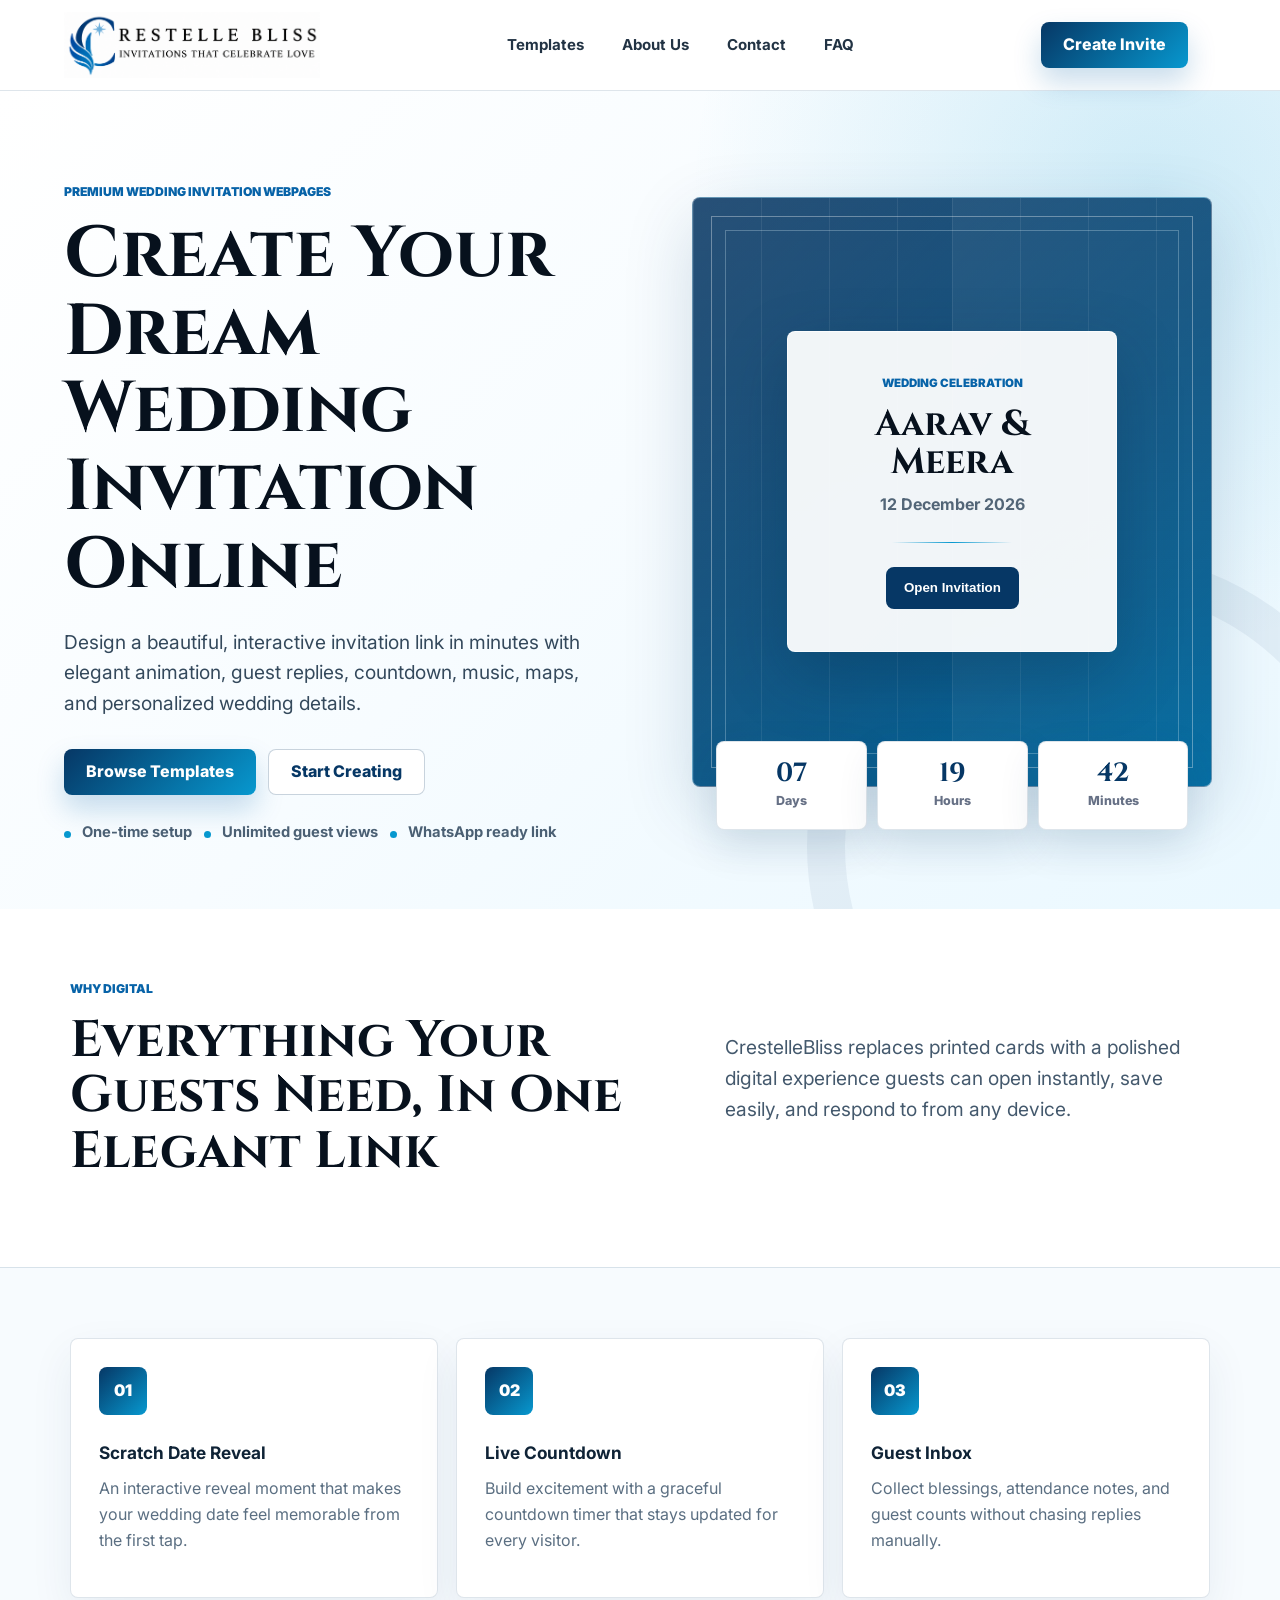
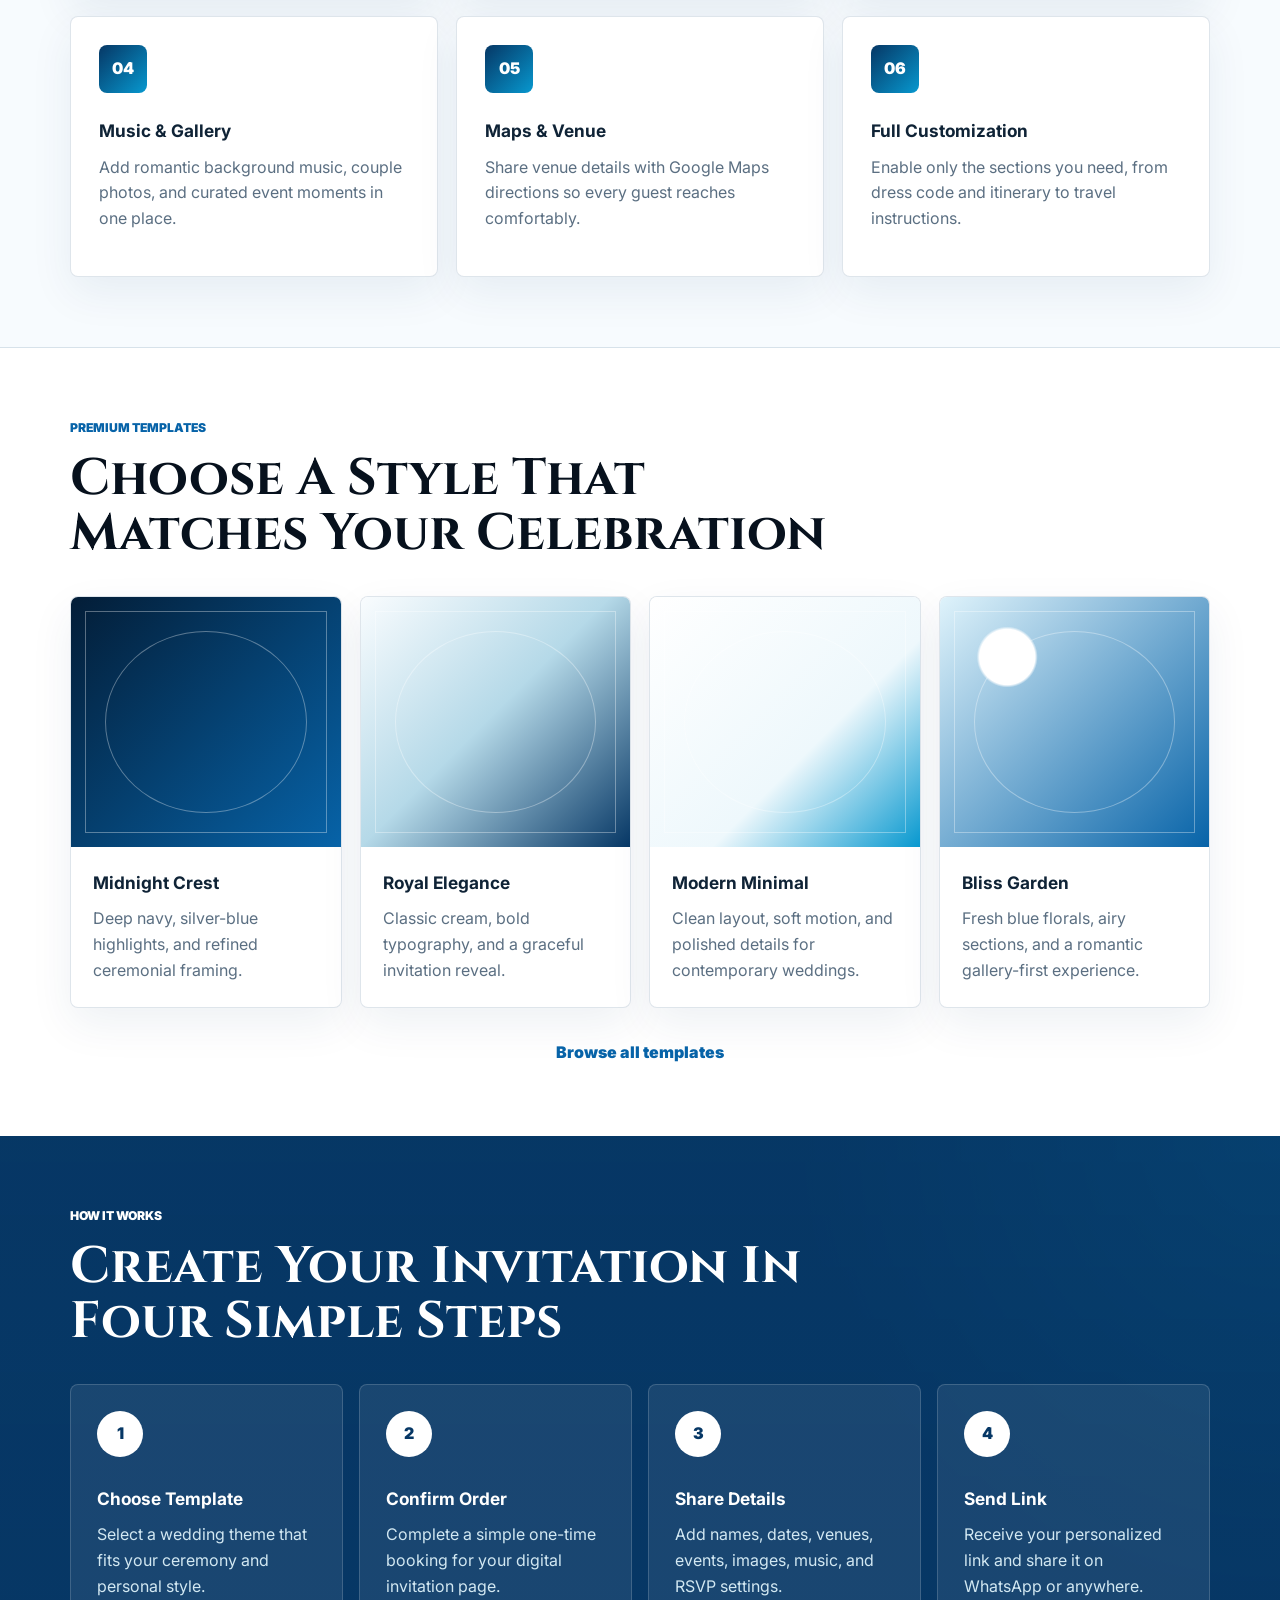
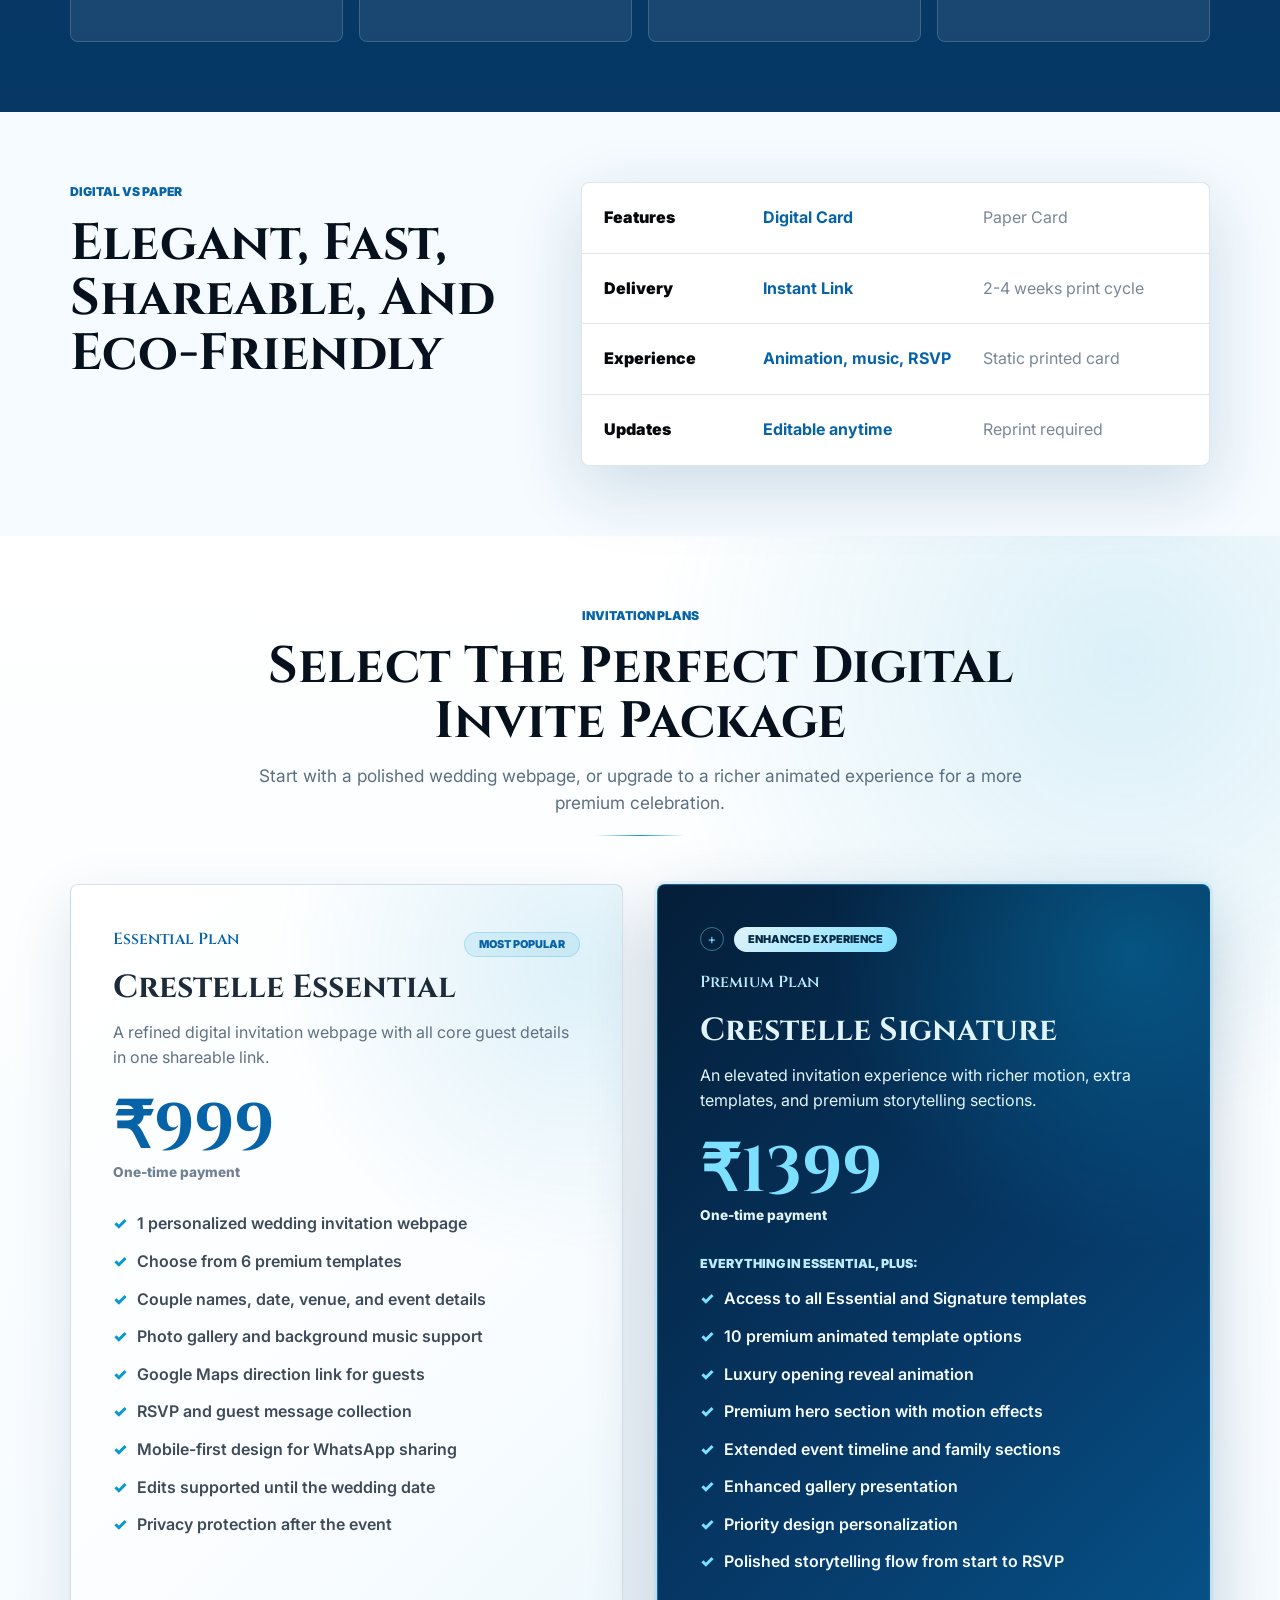
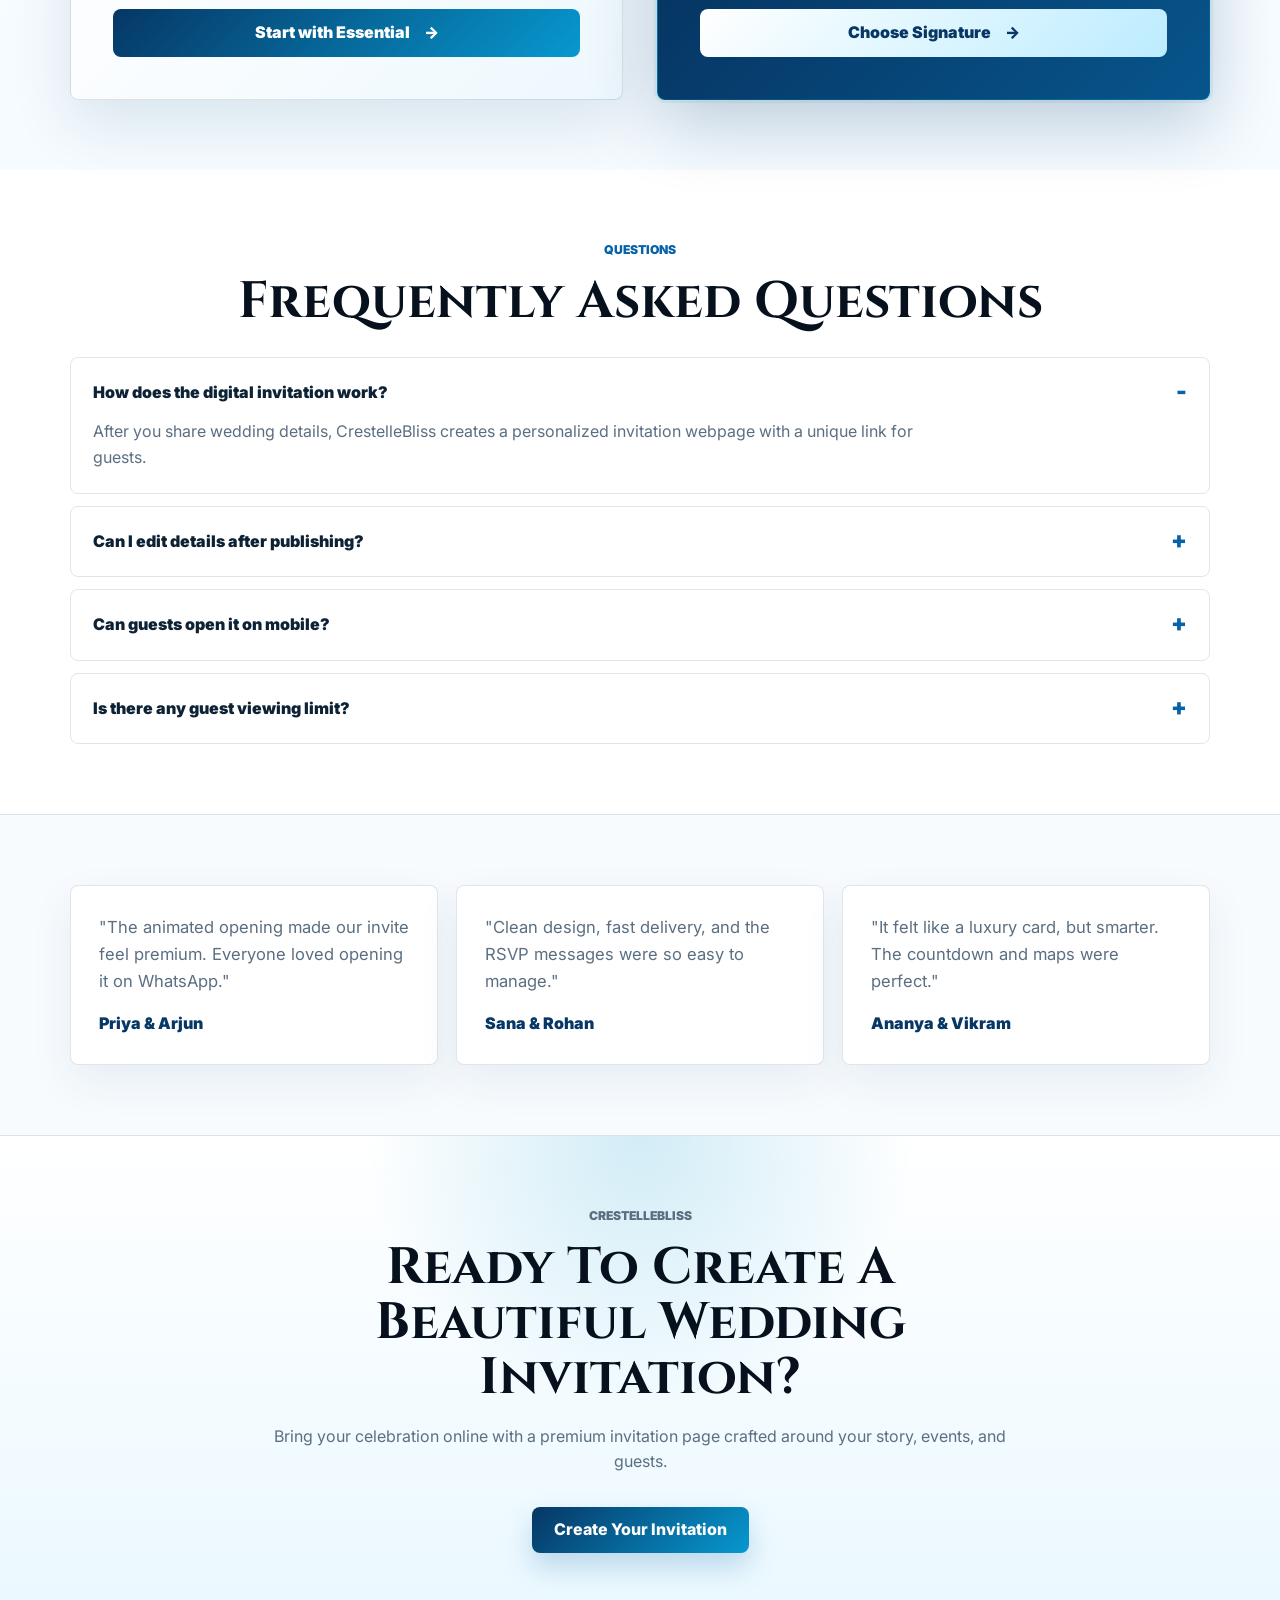
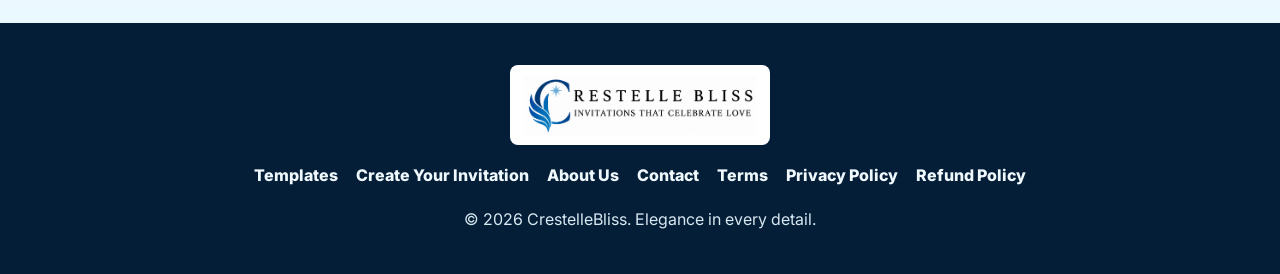
<file: index.html>
<!DOCTYPE html>
<html lang="en">
<head>
  <meta charset="UTF-8">
  <meta name="viewport" content="width=device-width, initial-scale=1.0">
  <title>CrestelleBliss | Digital Wedding Invitation Webpages</title>
  <meta name="description" content="Create elegant digital wedding invitation webpages with animated reveals, RSVP, countdown, gallery, maps, music, and custom branding.">
  <link rel="preconnect" href="https://fonts.googleapis.com">
  <link rel="preconnect" href="https://fonts.gstatic.com" crossorigin>
  <link href="https://fonts.googleapis.com/css2?family=Cinzel:wght@500;600;700&family=Inter:wght@400;500;600;700;800&display=swap" rel="stylesheet">
  <link rel="stylesheet" href="css/style.css">
</head>
<body>
  <header class="site-header" id="top">
    <a class="brand" href="index.html" aria-label="CrestelleBliss home">
      <img src="img/logo.png" alt="CrestelleBliss logo">
    </a>
    <nav class="nav-links" aria-label="Primary navigation">
      <a href="templates.html">Templates</a>
      <a href="about.html">About Us</a>
      <a href="contact.html">Contact</a>
      <a href="index.html#faq">FAQ</a>
    </nav>
    <a class="header-cta" href="create.html">Create Invite</a>
    <button class="menu-toggle" type="button" aria-label="Open navigation" aria-expanded="false">
      <span></span>
      <span></span>
      <span></span>
    </button>
  </header>

  <main>
    <section class="hero">
      <div class="hero-copy">
        <p class="eyebrow">Premium Wedding Invitation Webpages</p>
        <h1>Create Your Dream Wedding Invitation Online</h1>
        <p class="hero-text">Design a beautiful, interactive invitation link in minutes with elegant animation, guest replies, countdown, music, maps, and personalized wedding details.</p>
        <div class="hero-actions">
          <a class="btn btn-primary" href="templates.html">Browse Templates</a>
          <a class="btn btn-secondary" href="create.html">Start Creating</a>
        </div>
        <div class="trust-row" aria-label="Highlights">
          <span>One-time setup</span>
          <span>Unlimited guest views</span>
          <span>WhatsApp ready link</span>
        </div>
      </div>

      <div class="invite-preview" aria-label="Wedding invitation preview">
        <div class="preview-shell">
          <div class="preview-door left-door"></div>
          <div class="preview-door right-door"></div>
          <div class="preview-card">
            <p>Wedding Celebration</p>
            <h2>Aarav & Meera</h2>
            <span>12 December 2026</span>
            <div class="preview-line"></div>
            <button type="button">Open Invitation</button>
          </div>
        </div>
        <div class="countdown" data-countdown="2026-12-12T18:00:00+05:30">
          <div><strong data-days>00</strong><span>Days</span></div>
          <div><strong data-hours>00</strong><span>Hours</span></div>
          <div><strong data-minutes>00</strong><span>Minutes</span></div>
        </div>
      </div>
    </section>

    <section class="section intro-section">
      <div class="section-heading">
        <p class="eyebrow">Why Digital</p>
        <h2>Everything Your Guests Need, In One Elegant Link</h2>
      </div>
      <p class="lead">CrestelleBliss replaces printed cards with a polished digital experience guests can open instantly, save easily, and respond to from any device.</p>
    </section>

    <section class="feature-grid" id="features" aria-label="Premium features">
      <article class="feature-card">
        <span class="feature-icon">01</span>
        <h3>Scratch Date Reveal</h3>
        <p>An interactive reveal moment that makes your wedding date feel memorable from the first tap.</p>
      </article>
      <article class="feature-card">
        <span class="feature-icon">02</span>
        <h3>Live Countdown</h3>
        <p>Build excitement with a graceful countdown timer that stays updated for every visitor.</p>
      </article>
      <article class="feature-card">
        <span class="feature-icon">03</span>
        <h3>Guest Inbox</h3>
        <p>Collect blessings, attendance notes, and guest counts without chasing replies manually.</p>
      </article>
      <article class="feature-card">
        <span class="feature-icon">04</span>
        <h3>Music & Gallery</h3>
        <p>Add romantic background music, couple photos, and curated event moments in one place.</p>
      </article>
      <article class="feature-card">
        <span class="feature-icon">05</span>
        <h3>Maps & Venue</h3>
        <p>Share venue details with Google Maps directions so every guest reaches comfortably.</p>
      </article>
      <article class="feature-card">
        <span class="feature-icon">06</span>
        <h3>Full Customization</h3>
        <p>Enable only the sections you need, from dress code and itinerary to travel instructions.</p>
      </article>
    </section>

    <section class="section templates-section" id="templates">
      <div class="section-heading">
        <p class="eyebrow">Premium Templates</p>
        <h2>Choose A Style That Matches Your Celebration</h2>
      </div>
      <div class="template-grid">
        <article class="template-card template-navy">
          <div class="template-art"></div>
          <h3>Midnight Crest</h3>
          <p>Deep navy, silver-blue highlights, and refined ceremonial framing.</p>
        </article>
        <article class="template-card template-royal">
          <div class="template-art"></div>
          <h3>Royal Elegance</h3>
          <p>Classic cream, bold typography, and a graceful invitation reveal.</p>
        </article>
        <article class="template-card template-minimal">
          <div class="template-art"></div>
          <h3>Modern Minimal</h3>
          <p>Clean layout, soft motion, and polished details for contemporary weddings.</p>
        </article>
        <article class="template-card template-bliss">
          <div class="template-art"></div>
          <h3>Bliss Garden</h3>
          <p>Fresh blue florals, airy sections, and a romantic gallery-first experience.</p>
        </article>
      </div>
      <a class="center-link" href="templates.html">Browse all templates</a>
    </section>

    <section class="section process-section" id="process">
      <div class="section-heading">
        <p class="eyebrow">How It Works</p>
        <h2>Create Your Invitation In Four Simple Steps</h2>
      </div>
      <div class="steps">
        <article>
          <span>1</span>
          <h3>Choose Template</h3>
          <p>Select a wedding theme that fits your ceremony and personal style.</p>
        </article>
        <article>
          <span>2</span>
          <h3>Confirm Order</h3>
          <p>Complete a simple one-time booking for your digital invitation page.</p>
        </article>
        <article>
          <span>3</span>
          <h3>Share Details</h3>
          <p>Add names, dates, venues, events, images, music, and RSVP settings.</p>
        </article>
        <article>
          <span>4</span>
          <h3>Send Link</h3>
          <p>Receive your personalized link and share it on WhatsApp or anywhere.</p>
        </article>
      </div>
    </section>

    <section class="comparison">
      <div>
        <p class="eyebrow">Digital vs Paper</p>
        <h2>Elegant, Fast, Shareable, And Eco-Friendly</h2>
      </div>
      <div class="comparison-table" role="table" aria-label="Digital and paper invitation comparison">
        <div role="row">
          <span role="cell">Features</span>
          <strong role="cell">Digital Card</strong>
          <em role="cell">Paper Card</em>
        </div>
        <div role="row">
          <span role="cell">Delivery</span>
          <strong role="cell">Instant Link</strong>
          <em role="cell">2-4 weeks print cycle</em>
        </div>
        <div role="row">
          <span role="cell">Experience</span>
          <strong role="cell">Animation, music, RSVP</strong>
          <em role="cell">Static printed card</em>
        </div>
        <div role="row">
          <span role="cell">Updates</span>
          <strong role="cell">Editable anytime</strong>
          <em role="cell">Reprint required</em>
        </div>
      </div>
    </section>

    <section class="section experience-section" id="experience">
      <div class="experience-heading">
        <p class="eyebrow">Invitation Plans</p>
        <h2>Select The Perfect Digital Invite Package</h2>
        <p>Start with a polished wedding webpage, or upgrade to a richer animated experience for a more premium celebration.</p>
      </div>
      <div class="experience-plans">
        <article class="experience-card experience-classic">
          <div class="plan-title-row">
            <p>Essential Plan</p>
            <span>Most Popular</span>
          </div>
          <h3>Crestelle Essential</h3>
          <p class="plan-copy">A refined digital invitation webpage with all core guest details in one shareable link.</p>
          <div class="plan-price">
            <strong>&#8377;999</strong>
            <span>One-time payment</span>
          </div>
          <ul>
            <li>1 personalized wedding invitation webpage</li>
            <li>Choose from 6 premium templates</li>
            <li>Couple names, date, venue, and event details</li>
            <li>Photo gallery and background music support</li>
            <li>Google Maps direction link for guests</li>
            <li>RSVP and guest message collection</li>
            <li>Mobile-first design for WhatsApp sharing</li>
            <li>Edits supported until the wedding date</li>
            <li>Privacy protection after the event</li>
          </ul>
          <a class="plan-action" href="essential-plan.html">Start with Essential <span>&rarr;</span></a>
        </article>

        <article class="experience-card experience-royal">
          <div class="royal-badge">
            <span aria-hidden="true">+</span>
            <strong>Enhanced Experience</strong>
          </div>
          <p class="royal-label">Premium Plan</p>
          <h3>Crestelle Signature</h3>
          <p class="plan-copy">An elevated invitation experience with richer motion, extra templates, and premium storytelling sections.</p>
          <div class="plan-price">
            <strong>&#8377;1399</strong>
            <span>One-time payment</span>
          </div>
          <p class="plan-kicker">Everything in Essential, plus:</p>
          <ul>
            <li>Access to all Essential and Signature templates</li>
            <li>10 premium animated template options</li>
            <li>Luxury opening reveal animation</li>
            <li>Premium hero section with motion effects</li>
            <li>Extended event timeline and family sections</li>
            <li>Enhanced gallery presentation</li>
            <li>Priority design personalization</li>
            <li>Polished storytelling flow from start to RSVP</li>
          </ul>
          <a class="plan-action" href="create.html">Choose Signature <span>&rarr;</span></a>
        </article>
      </div>
    </section>

    <section class="section faq-section" id="faq">
      <div class="faq-heading">
        <p class="eyebrow">Questions</p>
        <h2>Frequently Asked Questions</h2>
      </div>
      <div class="faq-list">
        <article class="faq-item open">
          <button type="button">How does the digital invitation work?</button>
          <p>After you share wedding details, CrestelleBliss creates a personalized invitation webpage with a unique link for guests.</p>
        </article>
        <article class="faq-item">
          <button type="button">Can I edit details after publishing?</button>
          <p>Yes. Names, venue, timings, images, and optional sections can be updated before your event.</p>
        </article>
        <article class="faq-item">
          <button type="button">Can guests open it on mobile?</button>
          <p>Yes. The page is designed for phones first and also looks refined on tablets and desktops.</p>
        </article>
        <article class="faq-item">
          <button type="button">Is there any guest viewing limit?</button>
          <p>No. Your invitation link can be shared broadly with family, friends, and event groups.</p>
        </article>
      </div>
    </section>

    <section class="testimonials">
      <article>
        <p>"The animated opening made our invite feel premium. Everyone loved opening it on WhatsApp."</p>
        <span>Priya & Arjun</span>
      </article>
      <article>
        <p>"Clean design, fast delivery, and the RSVP messages were so easy to manage."</p>
        <span>Sana & Rohan</span>
      </article>
      <article>
        <p>"It felt like a luxury card, but smarter. The countdown and maps were perfect."</p>
        <span>Ananya & Vikram</span>
      </article>
    </section>

    <section class="cta-section" id="create">
      <p class="eyebrow">CrestelleBliss</p>
      <h2>Ready To Create A Beautiful Wedding Invitation?</h2>
      <p>Bring your celebration online with a premium invitation page crafted around your story, events, and guests.</p>
      <a class="btn btn-primary" href="create.html">Create Your Invitation</a>
    </section>
  </main>

  <footer class="site-footer">
    <img src="img/logo.png" alt="CrestelleBliss logo">
    <nav aria-label="Footer navigation">
      <a href="templates.html">Templates</a>
      <a href="create.html">Create Your Invitation</a>
      <a href="about.html">About Us</a>
      <a href="contact.html">Contact</a>
      <a href="terms.html">Terms</a>
      <a href="privacy.html">Privacy Policy</a>
      <a href="refund.html">Refund Policy</a>
    </nav>
    <p>© 2026 CrestelleBliss. Elegance in every detail.</p>
  </footer>

  <script src="js/main.js"></script>
</body>
</html>
</file>
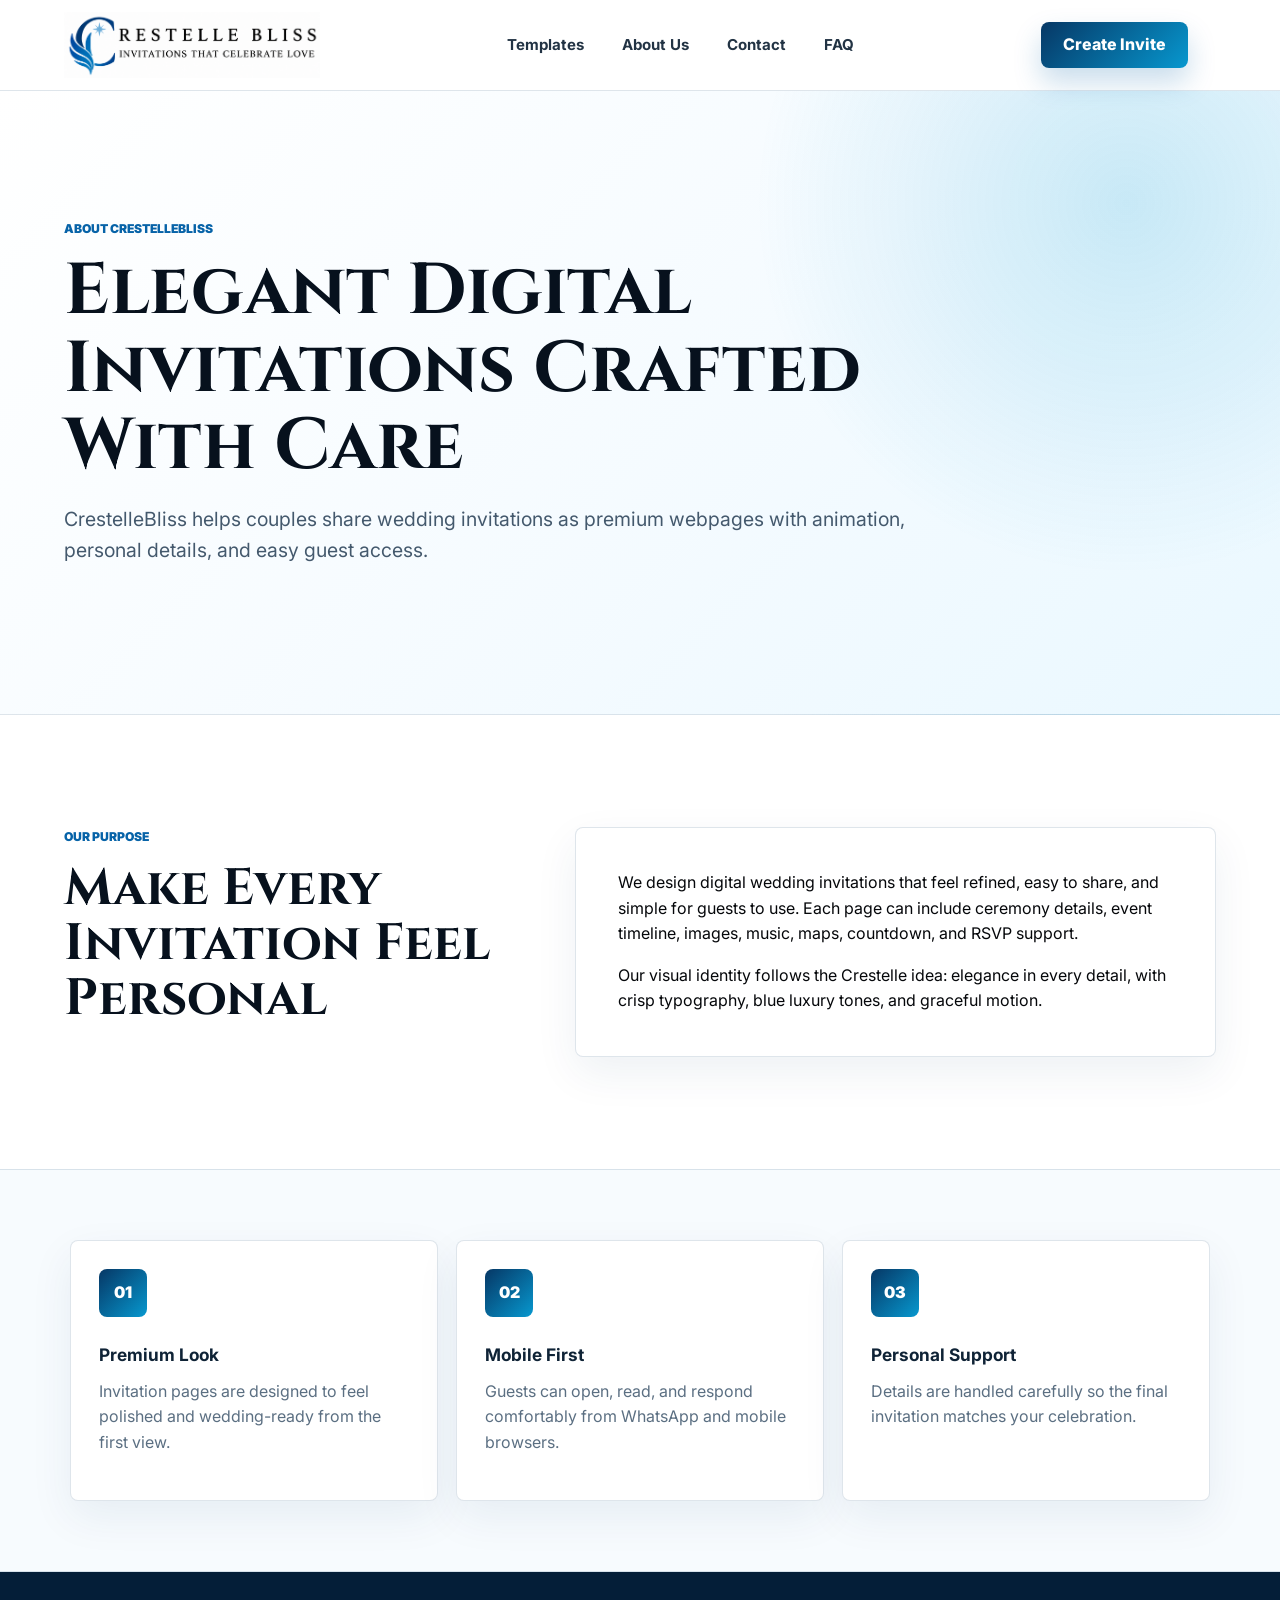
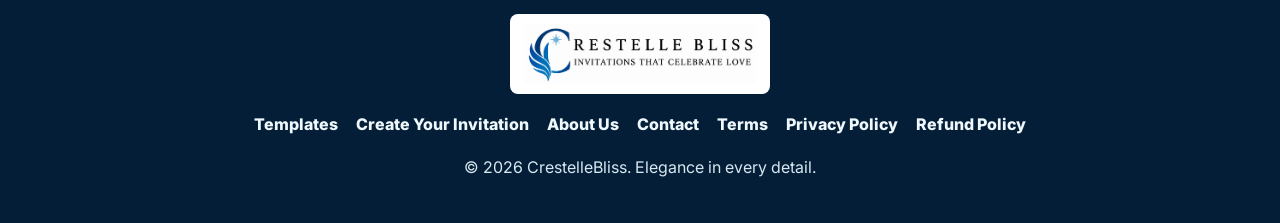
<file: about.html>
<!DOCTYPE html>
<html lang="en">
<head>
  <meta charset="UTF-8">
  <meta name="viewport" content="width=device-width, initial-scale=1.0">
  <title>About Us | CrestelleBliss</title>
  <meta name="description" content="About CrestelleBliss digital wedding invitation webpages.">
  <link rel="preconnect" href="https://fonts.googleapis.com">
  <link rel="preconnect" href="https://fonts.gstatic.com" crossorigin>
  <link href="https://fonts.googleapis.com/css2?family=Cinzel:wght@500;600;700&family=Inter:wght@400;500;600;700;800&display=swap" rel="stylesheet">
  <link rel="stylesheet" href="css/style.css">
</head>
<body>
  <header class="site-header">
    <a class="brand" href="index.html" aria-label="CrestelleBliss home"><img src="img/logo.png" alt="CrestelleBliss logo"></a>
    <nav class="nav-links" aria-label="Primary navigation">
      <a href="templates.html">Templates</a>
      <a href="about.html">About Us</a>
      <a href="contact.html">Contact</a>
      <a href="index.html#faq">FAQ</a>
    </nav>
    <a class="header-cta" href="create.html">Create Invite</a>
    <button class="menu-toggle" type="button" aria-label="Open navigation" aria-expanded="false"><span></span><span></span><span></span></button>
  </header>

  <main>
    <section class="page-hero">
      <p class="eyebrow">About CrestelleBliss</p>
      <h1>Elegant Digital Invitations Crafted With Care</h1>
      <p>CrestelleBliss helps couples share wedding invitations as premium webpages with animation, personal details, and easy guest access.</p>
    </section>

    <section class="content-split">
      <div>
        <p class="eyebrow">Our Purpose</p>
        <h2>Make Every Invitation Feel Personal</h2>
      </div>
      <div class="rich-copy">
        <p>We design digital wedding invitations that feel refined, easy to share, and simple for guests to use. Each page can include ceremony details, event timeline, images, music, maps, countdown, and RSVP support.</p>
        <p>Our visual identity follows the Crestelle idea: elegance in every detail, with crisp typography, blue luxury tones, and graceful motion.</p>
      </div>
    </section>

    <section class="feature-grid">
      <article class="feature-card"><span class="feature-icon">01</span><h3>Premium Look</h3><p>Invitation pages are designed to feel polished and wedding-ready from the first view.</p></article>
      <article class="feature-card"><span class="feature-icon">02</span><h3>Mobile First</h3><p>Guests can open, read, and respond comfortably from WhatsApp and mobile browsers.</p></article>
      <article class="feature-card"><span class="feature-icon">03</span><h3>Personal Support</h3><p>Details are handled carefully so the final invitation matches your celebration.</p></article>
    </section>
  </main>

  <footer class="site-footer">
    <img src="img/logo.png" alt="CrestelleBliss logo">
    <nav aria-label="Footer navigation">
      <a href="templates.html">Templates</a>
      <a href="create.html">Create Your Invitation</a>
      <a href="about.html">About Us</a>
      <a href="contact.html">Contact</a>
      <a href="terms.html">Terms</a>
      <a href="privacy.html">Privacy Policy</a>
      <a href="refund.html">Refund Policy</a>
    </nav>
    <p>© 2026 CrestelleBliss. Elegance in every detail.</p>
  </footer>
  <script src="js/main.js"></script>
</body>
</html>
</file>
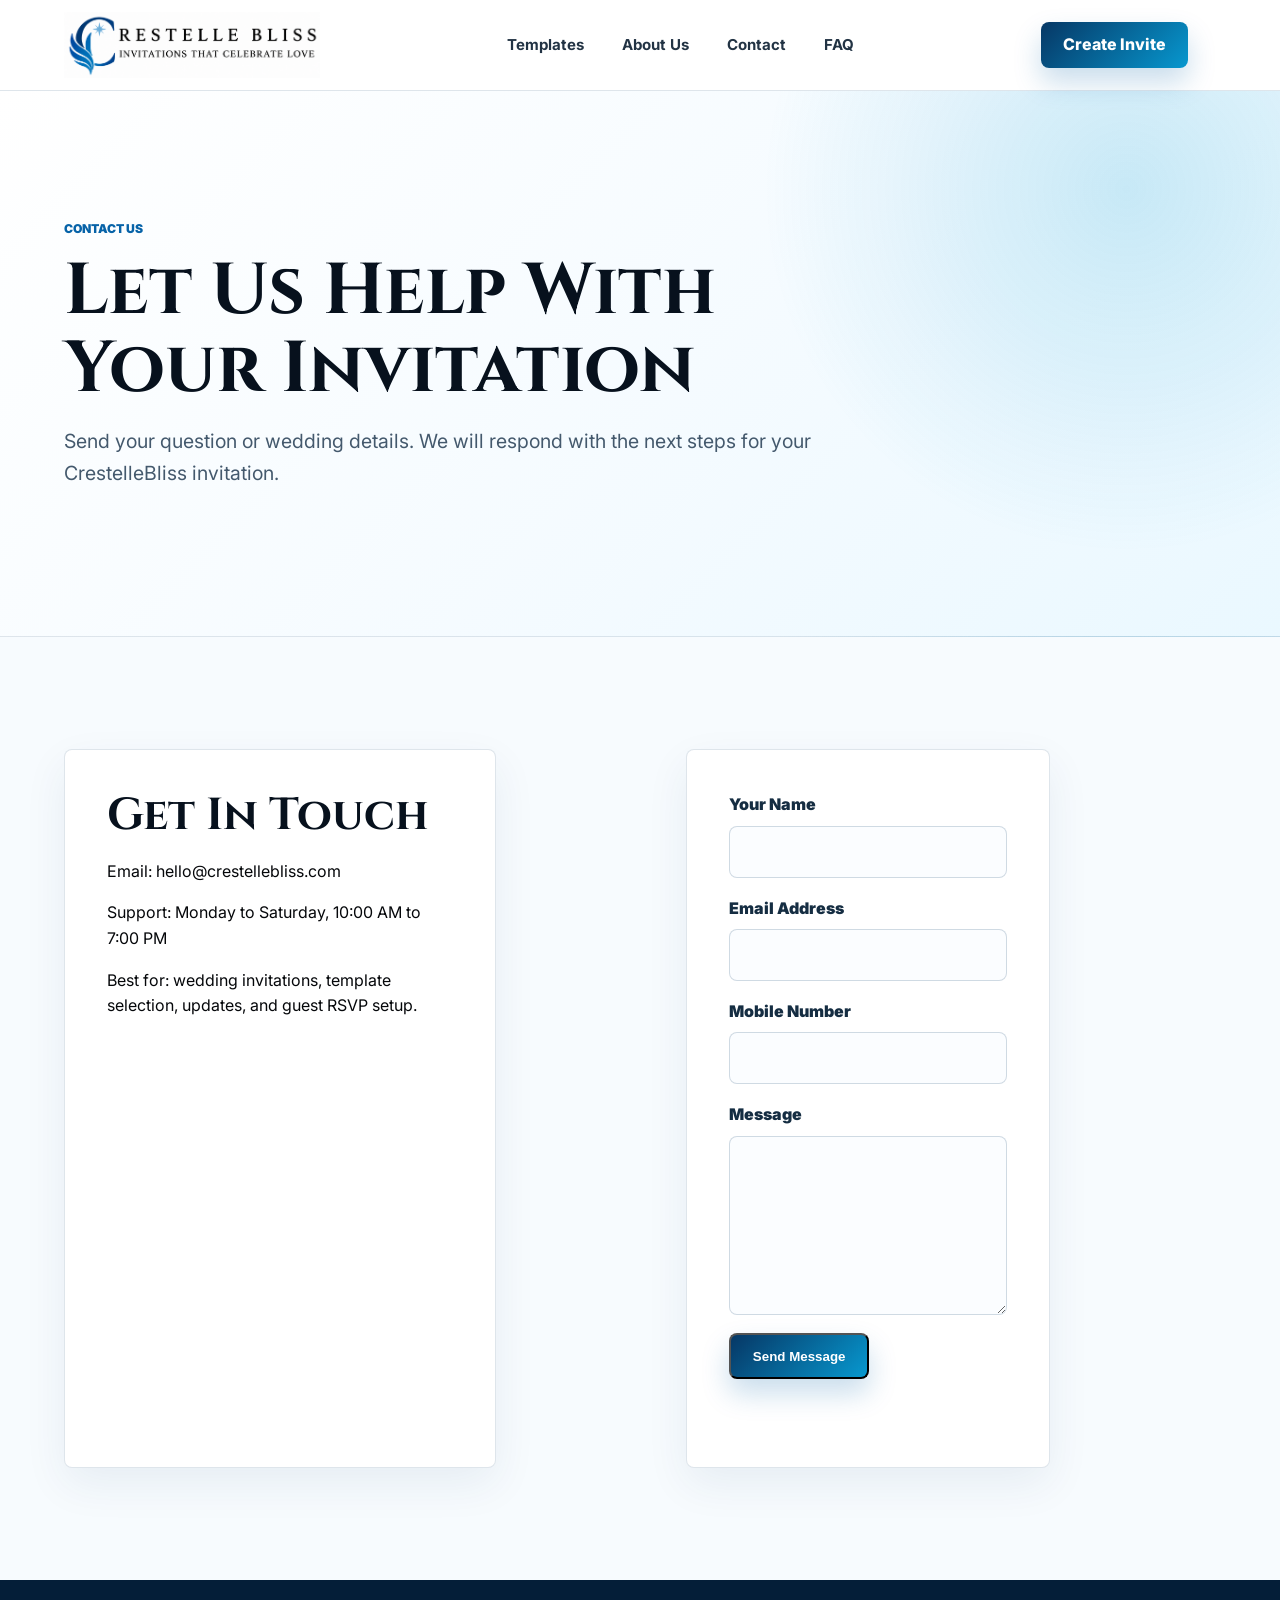
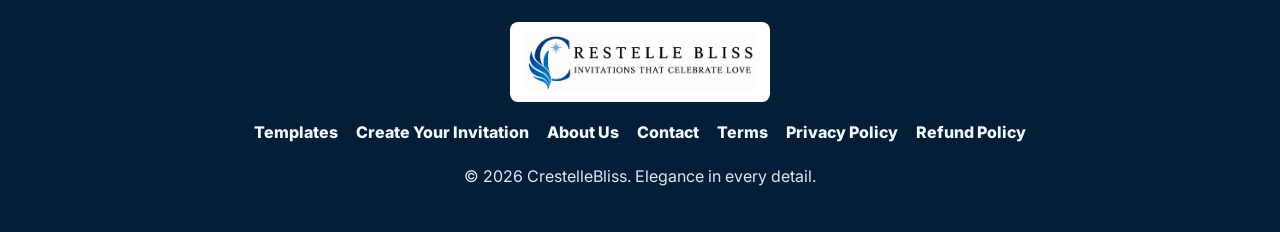
<file: contact.html>
<!DOCTYPE html>
<html lang="en">
<head>
  <meta charset="UTF-8">
  <meta name="viewport" content="width=device-width, initial-scale=1.0">
  <title>Contact | CrestelleBliss</title>
  <meta name="description" content="Contact CrestelleBliss for digital wedding invitation webpages.">
  <link rel="preconnect" href="https://fonts.googleapis.com">
  <link rel="preconnect" href="https://fonts.gstatic.com" crossorigin>
  <link href="https://fonts.googleapis.com/css2?family=Cinzel:wght@500;600;700&family=Inter:wght@400;500;600;700;800&display=swap" rel="stylesheet">
  <link rel="stylesheet" href="css/style.css">
</head>
<body>
  <header class="site-header">
    <a class="brand" href="index.html" aria-label="CrestelleBliss home"><img src="img/logo.png" alt="CrestelleBliss logo"></a>
    <nav class="nav-links" aria-label="Primary navigation">
      <a href="templates.html">Templates</a>
      <a href="about.html">About Us</a>
      <a href="contact.html">Contact</a>
      <a href="index.html#faq">FAQ</a>
    </nav>
    <a class="header-cta" href="create.html">Create Invite</a>
    <button class="menu-toggle" type="button" aria-label="Open navigation" aria-expanded="false"><span></span><span></span><span></span></button>
  </header>

  <main>
    <section class="page-hero">
      <p class="eyebrow">Contact Us</p>
      <h1>Let Us Help With Your Invitation</h1>
      <p>Send your question or wedding details. We will respond with the next steps for your CrestelleBliss invitation.</p>
    </section>

    <section class="contact-layout">
      <div class="contact-panel">
        <h2>Get In Touch</h2>
        <p>Email: hello@crestellebliss.com</p>
        <p>Support: Monday to Saturday, 10:00 AM to 7:00 PM</p>
        <p>Best for: wedding invitations, template selection, updates, and guest RSVP setup.</p>
      </div>
      <form class="page-form" data-success="Thank you. Your message has been received.">
        <label>Your Name<input name="name" type="text" required></label>
        <label>Email Address<input name="email" type="email" required></label>
        <label>Mobile Number<input name="phone" type="tel" required></label>
        <label>Message<textarea name="message" rows="6" required></textarea></label>
        <button class="btn btn-primary" type="submit">Send Message</button>
        <p class="form-message" role="status"></p>
      </form>
    </section>
  </main>

  <footer class="site-footer">
    <img src="img/logo.png" alt="CrestelleBliss logo">
    <nav aria-label="Footer navigation">
      <a href="templates.html">Templates</a>
      <a href="create.html">Create Your Invitation</a>
      <a href="about.html">About Us</a>
      <a href="contact.html">Contact</a>
      <a href="terms.html">Terms</a>
      <a href="privacy.html">Privacy Policy</a>
      <a href="refund.html">Refund Policy</a>
    </nav>
    <p>© 2026 CrestelleBliss. Elegance in every detail.</p>
  </footer>
  <script src="js/main.js"></script>
</body>
</html>
</file>
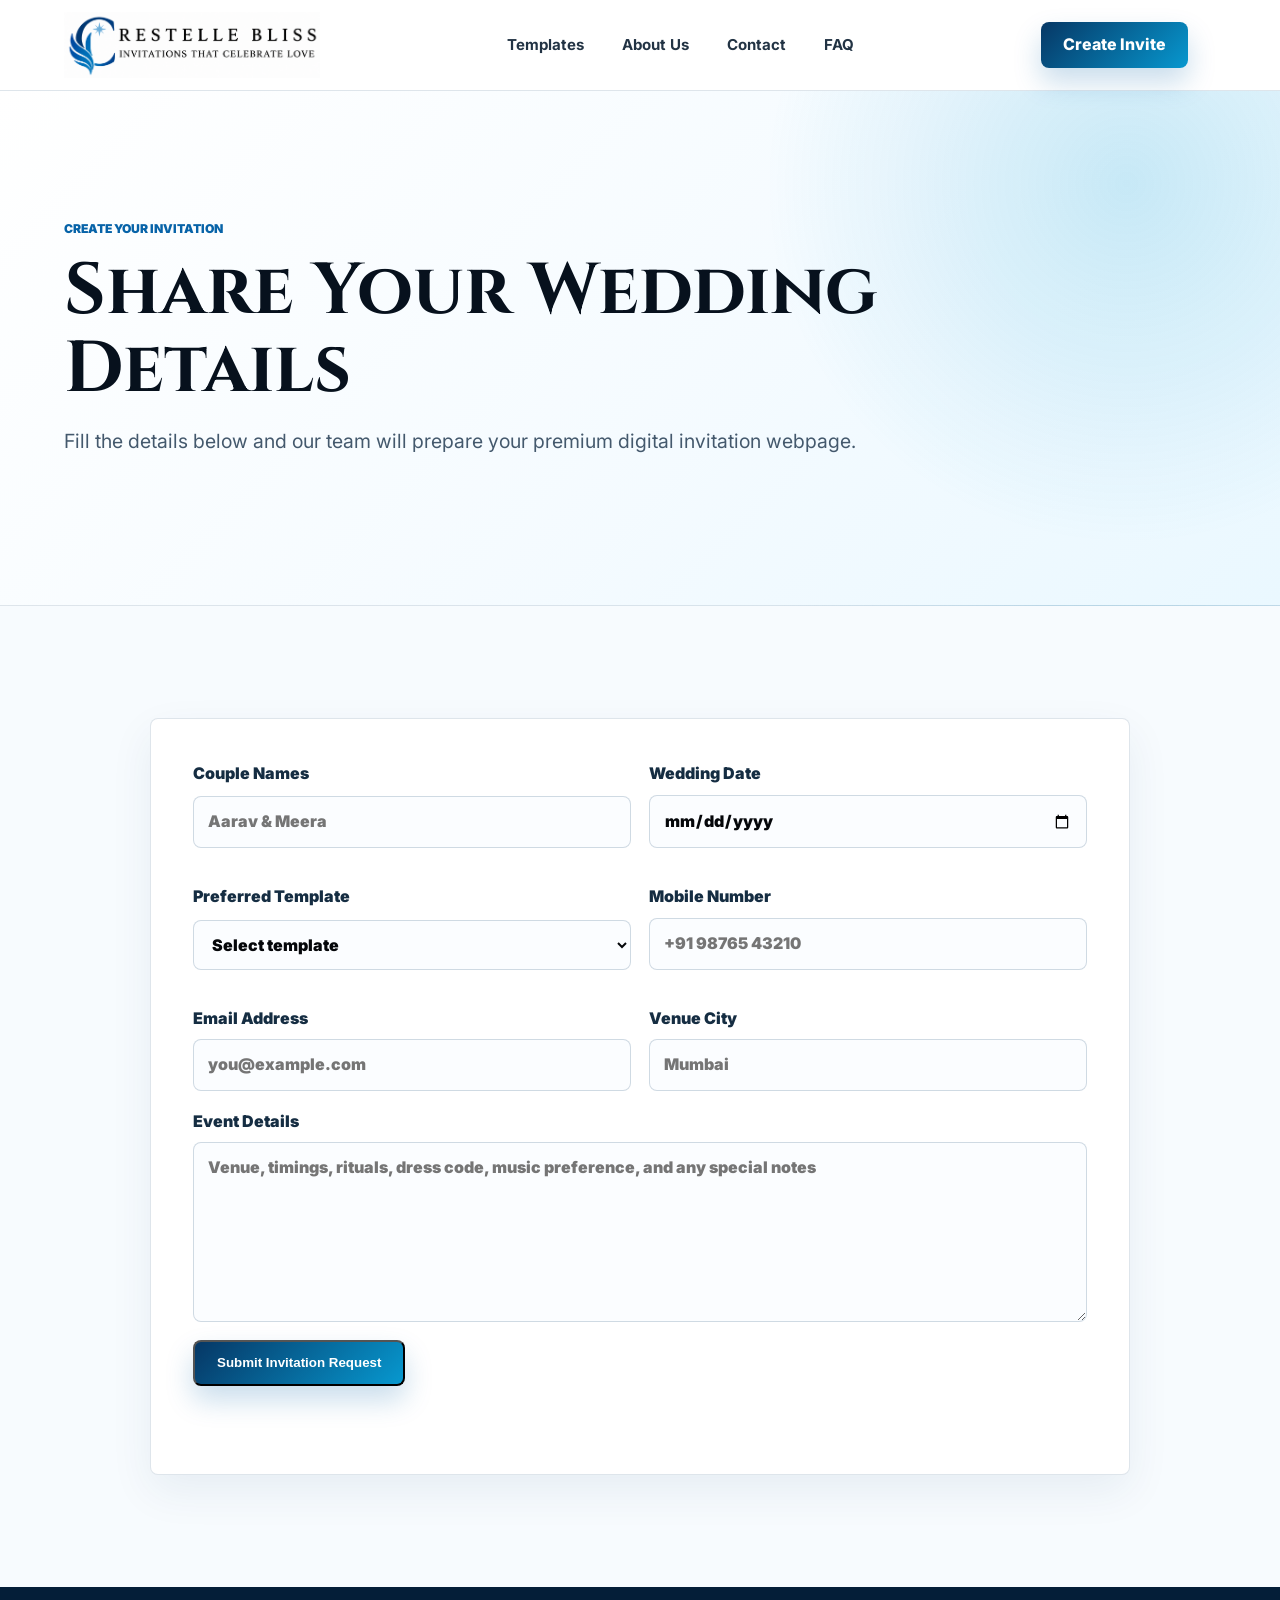
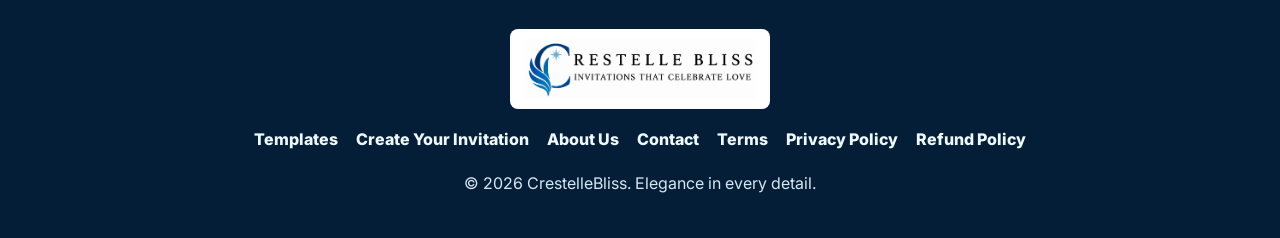
<file: create.html>
<!DOCTYPE html>
<html lang="en">
<head>
  <meta charset="UTF-8">
  <meta name="viewport" content="width=device-width, initial-scale=1.0">
  <title>Create Your Invitation | CrestelleBliss</title>
  <meta name="description" content="Start your CrestelleBliss digital wedding invitation order.">
  <link rel="preconnect" href="https://fonts.googleapis.com">
  <link rel="preconnect" href="https://fonts.gstatic.com" crossorigin>
  <link href="https://fonts.googleapis.com/css2?family=Cinzel:wght@500;600;700&family=Inter:wght@400;500;600;700;800&display=swap" rel="stylesheet">
  <link rel="stylesheet" href="css/style.css">
</head>
<body>
  <header class="site-header">
    <a class="brand" href="index.html" aria-label="CrestelleBliss home"><img src="img/logo.png" alt="CrestelleBliss logo"></a>
    <nav class="nav-links" aria-label="Primary navigation">
      <a href="templates.html">Templates</a>
      <a href="about.html">About Us</a>
      <a href="contact.html">Contact</a>
      <a href="index.html#faq">FAQ</a>
    </nav>
    <a class="header-cta" href="create.html">Create Invite</a>
    <button class="menu-toggle" type="button" aria-label="Open navigation" aria-expanded="false"><span></span><span></span><span></span></button>
  </header>

  <main>
    <section class="page-hero">
      <p class="eyebrow">Create Your Invitation</p>
      <h1>Share Your Wedding Details</h1>
      <p>Fill the details below and our team will prepare your premium digital invitation webpage.</p>
    </section>

    <section class="form-section">
      <form class="page-form" data-success="Your invitation request has been saved. We will contact you soon.">
        <div class="form-grid">
          <label>Couple Names<input name="names" type="text" placeholder="Aarav & Meera" required></label>
          <label>Wedding Date<input name="date" type="date" required></label>
          <label>Preferred Template
            <select name="template" required>
              <option value="">Select template</option>
              <option>Midnight Crest</option>
              <option>Royal Elegance</option>
              <option>Modern Minimal</option>
              <option>Bliss Garden</option>
              <option>Crystal Vows</option>
              <option>Classic Pearl</option>
            </select>
          </label>
          <label>Mobile Number<input name="phone" type="tel" placeholder="+91 98765 43210" required></label>
          <label>Email Address<input name="email" type="email" placeholder="you@example.com" required></label>
          <label>Venue City<input name="city" type="text" placeholder="Mumbai" required></label>
        </div>
        <label>Event Details<textarea name="message" rows="6" placeholder="Venue, timings, rituals, dress code, music preference, and any special notes"></textarea></label>
        <button class="btn btn-primary" type="submit">Submit Invitation Request</button>
        <p class="form-message" role="status"></p>
      </form>
    </section>
  </main>

  <footer class="site-footer">
    <img src="img/logo.png" alt="CrestelleBliss logo">
    <nav aria-label="Footer navigation">
      <a href="templates.html">Templates</a>
      <a href="create.html">Create Your Invitation</a>
      <a href="about.html">About Us</a>
      <a href="contact.html">Contact</a>
      <a href="terms.html">Terms</a>
      <a href="privacy.html">Privacy Policy</a>
      <a href="refund.html">Refund Policy</a>
    </nav>
    <p>© 2026 CrestelleBliss. Elegance in every detail.</p>
  </footer>
  <script src="js/main.js"></script>
</body>
</html>
</file>
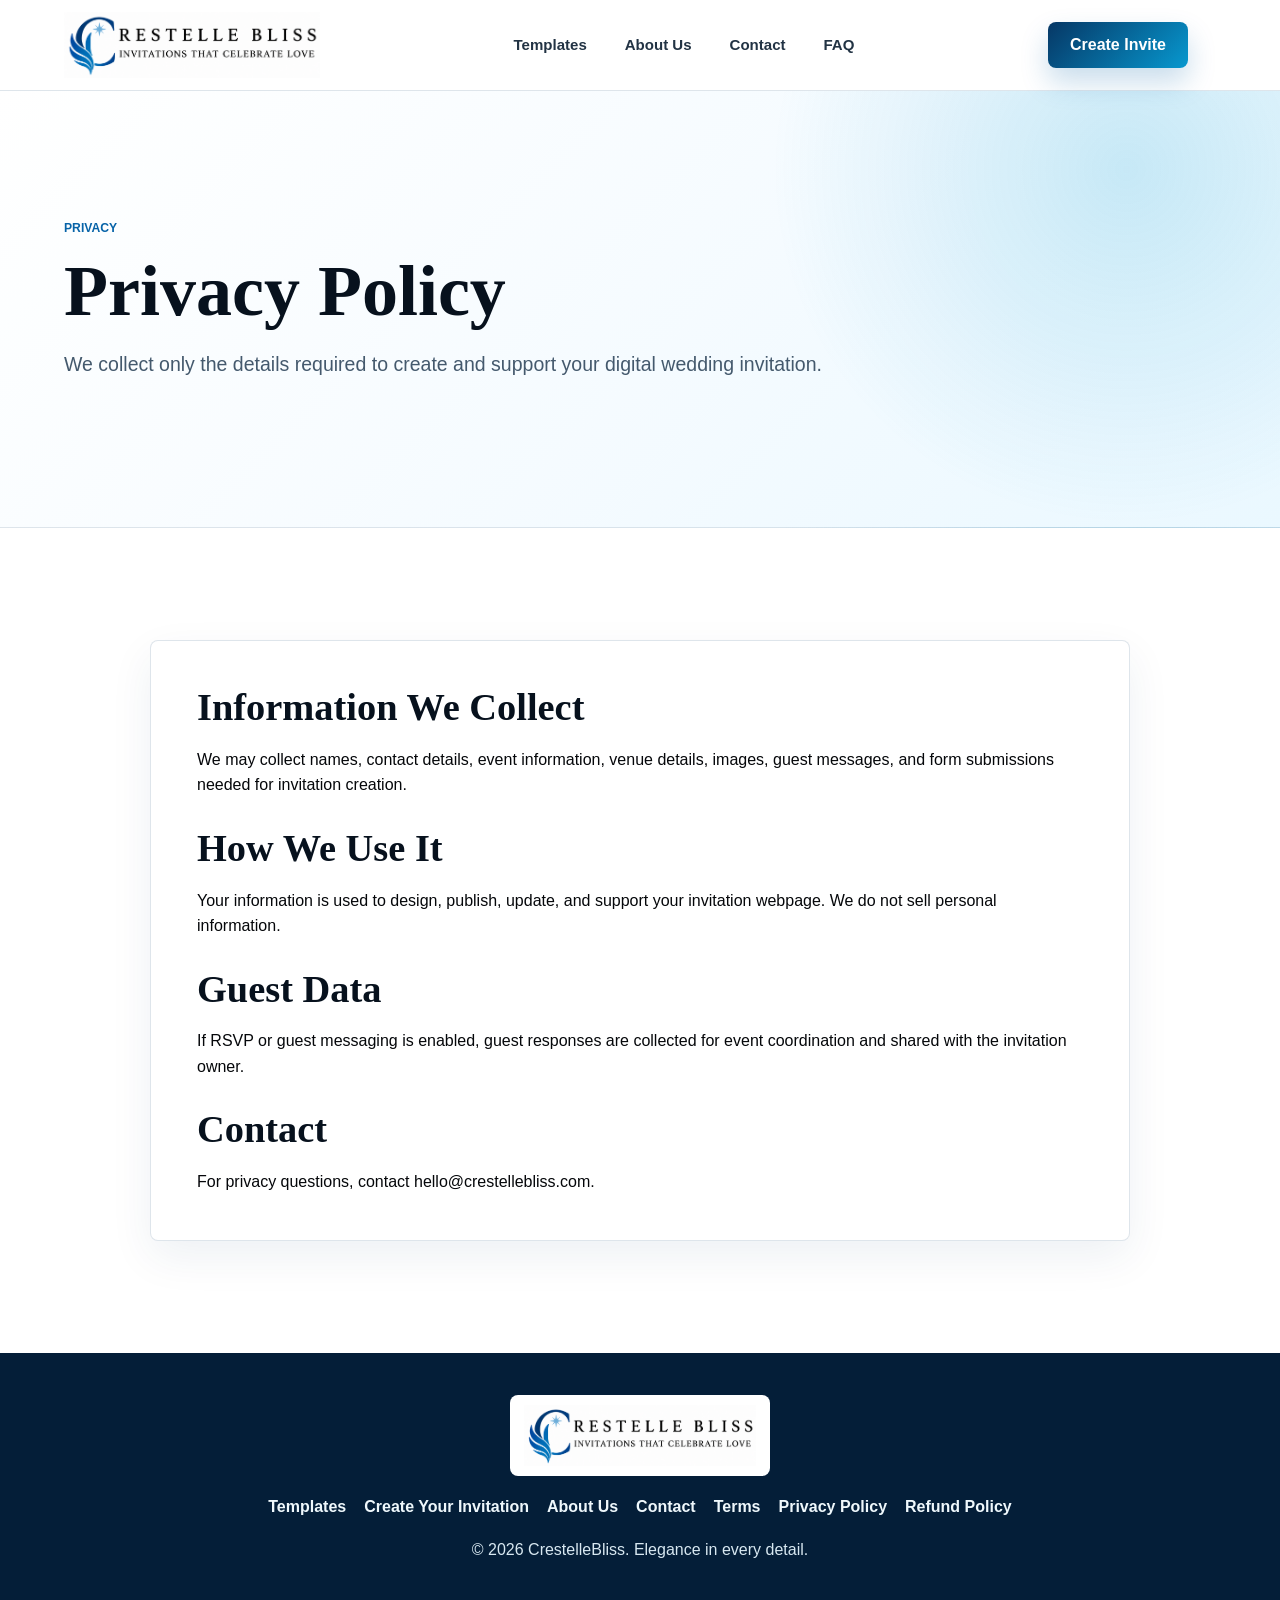
<file: privacy.html>
<!DOCTYPE html>
<html lang="en">
<head>
  <meta charset="UTF-8">
  <meta name="viewport" content="width=device-width, initial-scale=1.0">
  <title>Privacy Policy | CrestelleBliss</title>
  <link rel="stylesheet" href="css/style.css">
</head>
<body>
  <header class="site-header">
    <a class="brand" href="index.html" aria-label="CrestelleBliss home"><img src="img/logo.png" alt="CrestelleBliss logo"></a>
    <nav class="nav-links" aria-label="Primary navigation"><a href="templates.html">Templates</a><a href="about.html">About Us</a><a href="contact.html">Contact</a><a href="index.html#faq">FAQ</a></nav>
    <a class="header-cta" href="create.html">Create Invite</a>
    <button class="menu-toggle" type="button" aria-label="Open navigation" aria-expanded="false"><span></span><span></span><span></span></button>
  </header>
  <main>
    <section class="page-hero"><p class="eyebrow">Privacy</p><h1>Privacy Policy</h1><p>We collect only the details required to create and support your digital wedding invitation.</p></section>
    <section class="policy-content">
      <h2>Information We Collect</h2><p>We may collect names, contact details, event information, venue details, images, guest messages, and form submissions needed for invitation creation.</p>
      <h2>How We Use It</h2><p>Your information is used to design, publish, update, and support your invitation webpage. We do not sell personal information.</p>
      <h2>Guest Data</h2><p>If RSVP or guest messaging is enabled, guest responses are collected for event coordination and shared with the invitation owner.</p>
      <h2>Contact</h2><p>For privacy questions, contact hello@crestellebliss.com.</p>
    </section>
  </main>
  <footer class="site-footer"><img src="img/logo.png" alt="CrestelleBliss logo"><nav><a href="templates.html">Templates</a><a href="create.html">Create Your Invitation</a><a href="about.html">About Us</a><a href="contact.html">Contact</a><a href="terms.html">Terms</a><a href="privacy.html">Privacy Policy</a><a href="refund.html">Refund Policy</a></nav><p>© 2026 CrestelleBliss. Elegance in every detail.</p></footer>
  <script src="js/main.js"></script>
</body>
</html>
</file>
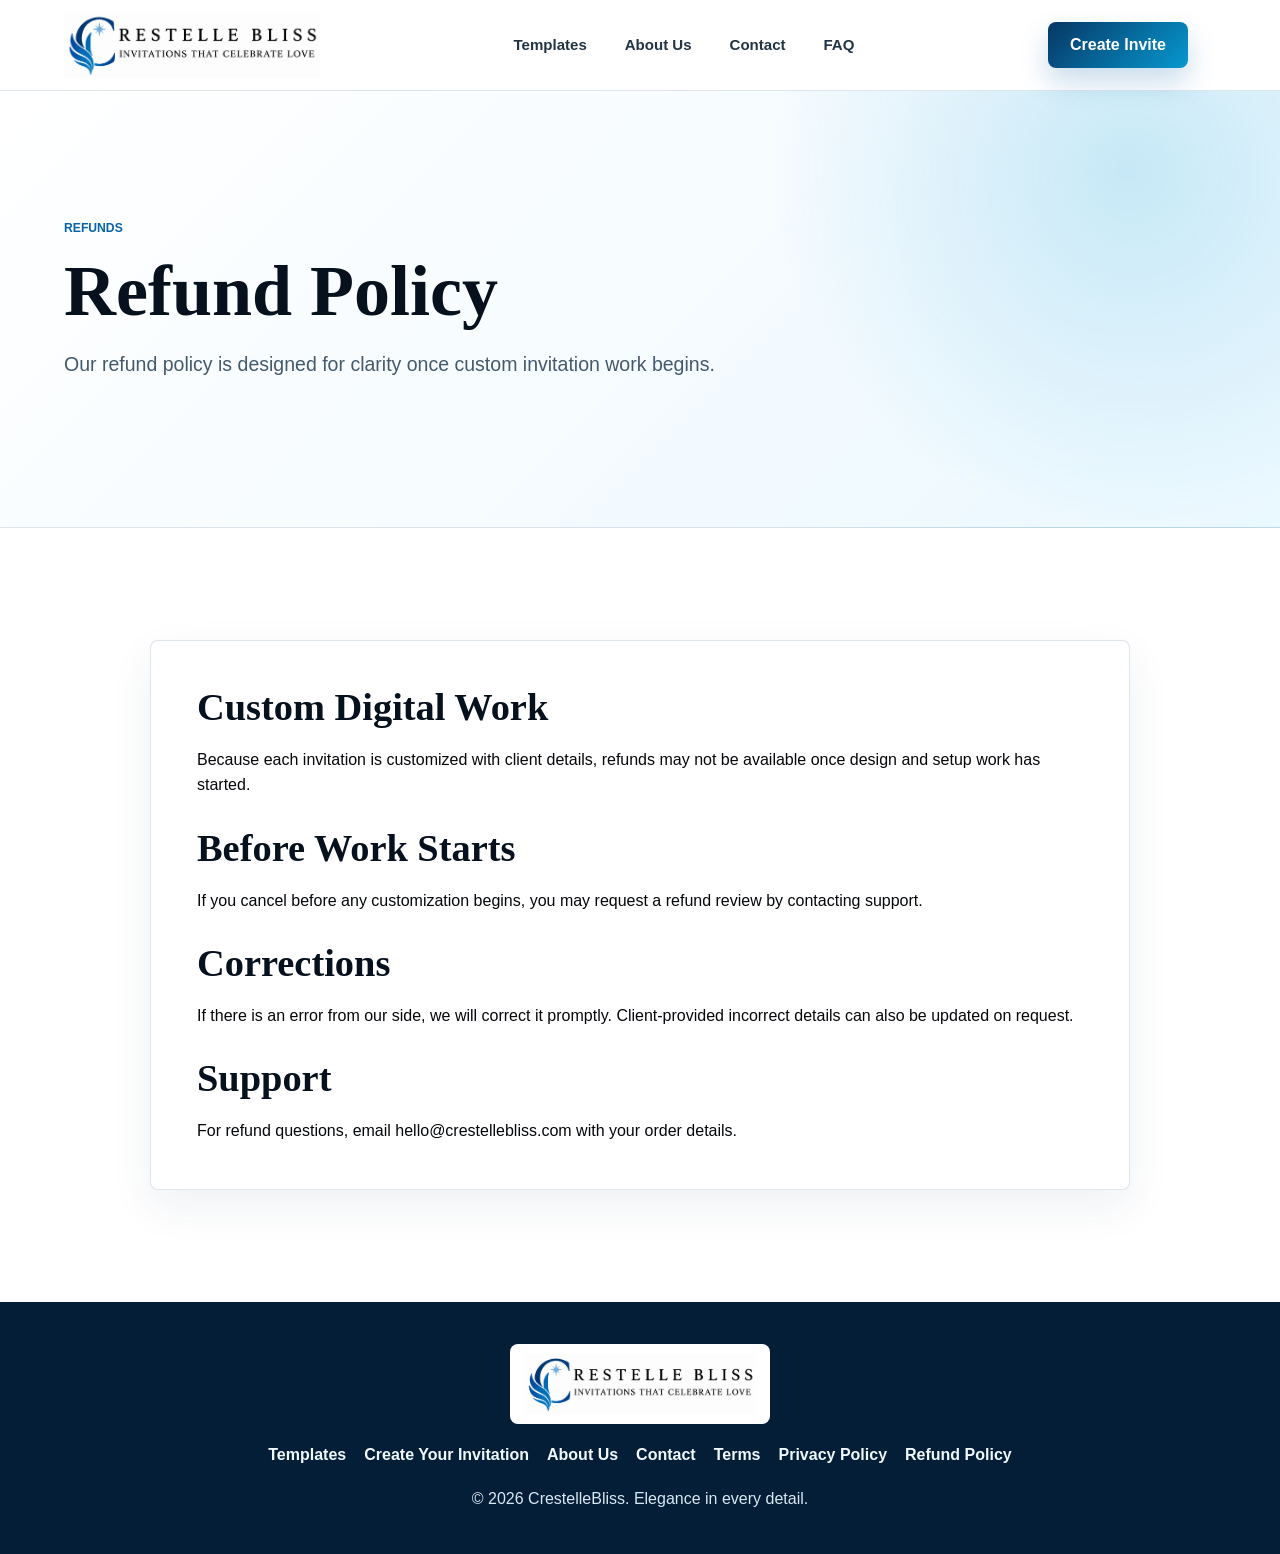
<file: refund.html>
<!DOCTYPE html>
<html lang="en">
<head>
  <meta charset="UTF-8">
  <meta name="viewport" content="width=device-width, initial-scale=1.0">
  <title>Refund Policy | CrestelleBliss</title>
  <link rel="stylesheet" href="css/style.css">
</head>
<body>
  <header class="site-header">
    <a class="brand" href="index.html" aria-label="CrestelleBliss home"><img src="img/logo.png" alt="CrestelleBliss logo"></a>
    <nav class="nav-links" aria-label="Primary navigation"><a href="templates.html">Templates</a><a href="about.html">About Us</a><a href="contact.html">Contact</a><a href="index.html#faq">FAQ</a></nav>
    <a class="header-cta" href="create.html">Create Invite</a>
    <button class="menu-toggle" type="button" aria-label="Open navigation" aria-expanded="false"><span></span><span></span><span></span></button>
  </header>
  <main>
    <section class="page-hero"><p class="eyebrow">Refunds</p><h1>Refund Policy</h1><p>Our refund policy is designed for clarity once custom invitation work begins.</p></section>
    <section class="policy-content">
      <h2>Custom Digital Work</h2><p>Because each invitation is customized with client details, refunds may not be available once design and setup work has started.</p>
      <h2>Before Work Starts</h2><p>If you cancel before any customization begins, you may request a refund review by contacting support.</p>
      <h2>Corrections</h2><p>If there is an error from our side, we will correct it promptly. Client-provided incorrect details can also be updated on request.</p>
      <h2>Support</h2><p>For refund questions, email hello@crestellebliss.com with your order details.</p>
    </section>
  </main>
  <footer class="site-footer"><img src="img/logo.png" alt="CrestelleBliss logo"><nav><a href="templates.html">Templates</a><a href="create.html">Create Your Invitation</a><a href="about.html">About Us</a><a href="contact.html">Contact</a><a href="terms.html">Terms</a><a href="privacy.html">Privacy Policy</a><a href="refund.html">Refund Policy</a></nav><p>© 2026 CrestelleBliss. Elegance in every detail.</p></footer>
  <script src="js/main.js"></script>
</body>
</html>
</file>
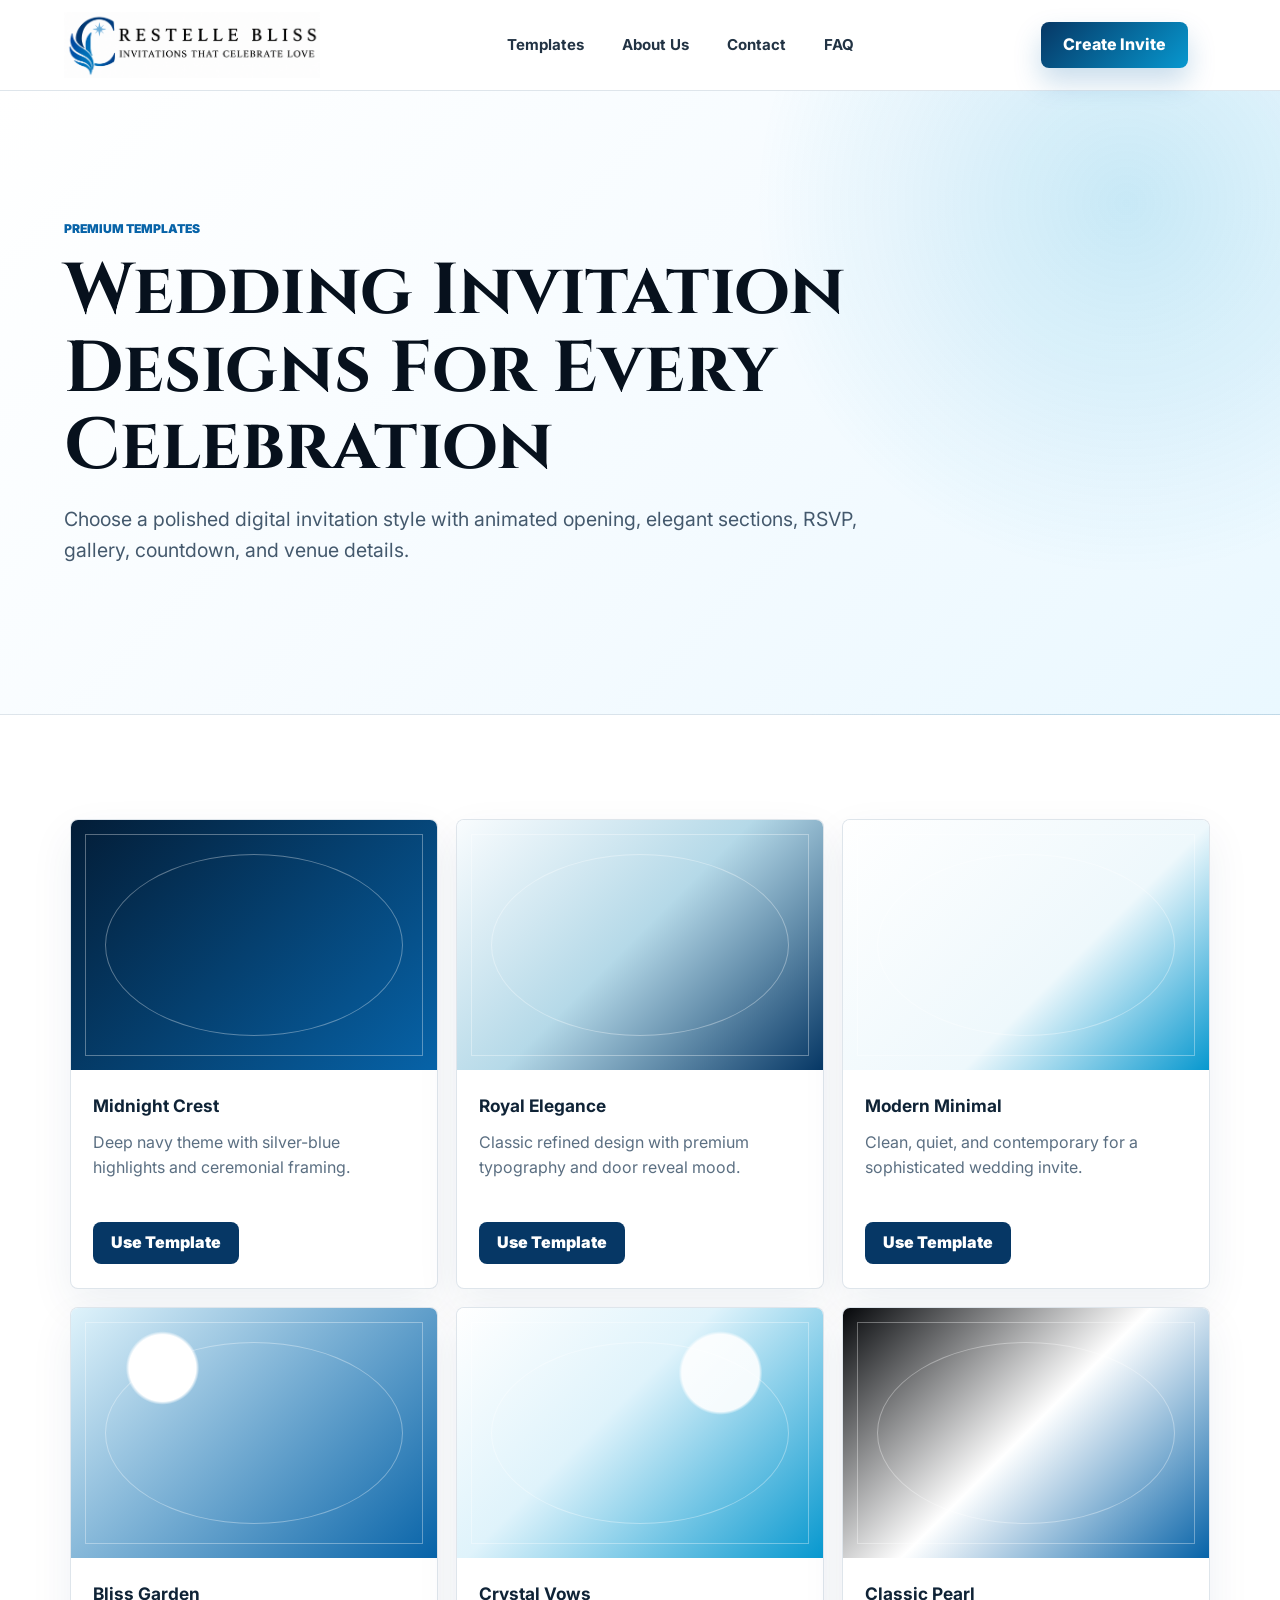
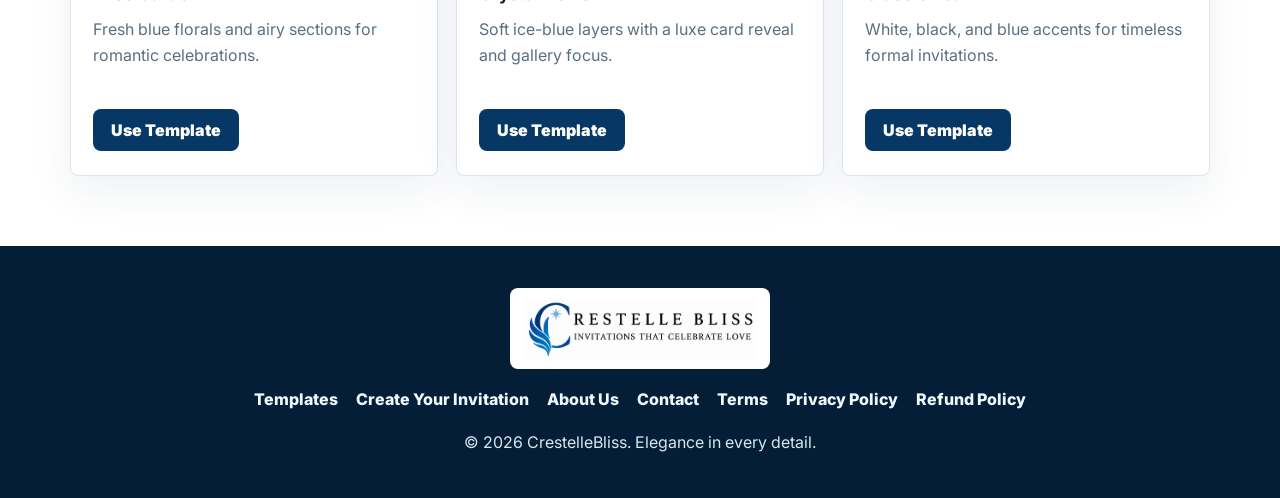
<file: templates.html>
<!DOCTYPE html>
<html lang="en">
<head>
  <meta charset="UTF-8">
  <meta name="viewport" content="width=device-width, initial-scale=1.0">
  <title>Templates | CrestelleBliss</title>
  <meta name="description" content="Browse premium CrestelleBliss digital wedding invitation templates.">
  <link rel="preconnect" href="https://fonts.googleapis.com">
  <link rel="preconnect" href="https://fonts.gstatic.com" crossorigin>
  <link href="https://fonts.googleapis.com/css2?family=Cinzel:wght@500;600;700&family=Inter:wght@400;500;600;700;800&display=swap" rel="stylesheet">
  <link rel="stylesheet" href="css/style.css">
</head>
<body>
  <header class="site-header">
    <a class="brand" href="index.html" aria-label="CrestelleBliss home"><img src="img/logo.png" alt="CrestelleBliss logo"></a>
    <nav class="nav-links" aria-label="Primary navigation">
      <a href="templates.html">Templates</a>
      <a href="about.html">About Us</a>
      <a href="contact.html">Contact</a>
      <a href="index.html#faq">FAQ</a>
    </nav>
    <a class="header-cta" href="create.html">Create Invite</a>
    <button class="menu-toggle" type="button" aria-label="Open navigation" aria-expanded="false"><span></span><span></span><span></span></button>
  </header>

  <main>
    <section class="page-hero">
      <p class="eyebrow">Premium Templates</p>
      <h1>Wedding Invitation Designs For Every Celebration</h1>
      <p>Choose a polished digital invitation style with animated opening, elegant sections, RSVP, gallery, countdown, and venue details.</p>
    </section>

    <section class="section templates-section">
      <div class="template-grid template-grid-large">
        <article class="template-card template-navy">
          <div class="template-art"></div>
          <h3>Midnight Crest</h3>
          <p>Deep navy theme with silver-blue highlights and ceremonial framing.</p>
          <a class="template-action" href="create.html?template=midnight-crest">Use Template</a>
        </article>
        <article class="template-card template-royal">
          <div class="template-art"></div>
          <h3>Royal Elegance</h3>
          <p>Classic refined design with premium typography and door reveal mood.</p>
          <a class="template-action" href="create.html?template=royal-elegance">Use Template</a>
        </article>
        <article class="template-card template-minimal">
          <div class="template-art"></div>
          <h3>Modern Minimal</h3>
          <p>Clean, quiet, and contemporary for a sophisticated wedding invite.</p>
          <a class="template-action" href="create.html?template=modern-minimal">Use Template</a>
        </article>
        <article class="template-card template-bliss">
          <div class="template-art"></div>
          <h3>Bliss Garden</h3>
          <p>Fresh blue florals and airy sections for romantic celebrations.</p>
          <a class="template-action" href="create.html?template=bliss-garden">Use Template</a>
        </article>
        <article class="template-card template-crystal">
          <div class="template-art"></div>
          <h3>Crystal Vows</h3>
          <p>Soft ice-blue layers with a luxe card reveal and gallery focus.</p>
          <a class="template-action" href="create.html?template=crystal-vows">Use Template</a>
        </article>
        <article class="template-card template-classic">
          <div class="template-art"></div>
          <h3>Classic Pearl</h3>
          <p>White, black, and blue accents for timeless formal invitations.</p>
          <a class="template-action" href="create.html?template=classic-pearl">Use Template</a>
        </article>
      </div>
    </section>
  </main>

  <footer class="site-footer">
    <img src="img/logo.png" alt="CrestelleBliss logo">
    <nav aria-label="Footer navigation">
      <a href="templates.html">Templates</a>
      <a href="create.html">Create Your Invitation</a>
      <a href="about.html">About Us</a>
      <a href="contact.html">Contact</a>
      <a href="terms.html">Terms</a>
      <a href="privacy.html">Privacy Policy</a>
      <a href="refund.html">Refund Policy</a>
    </nav>
    <p>© 2026 CrestelleBliss. Elegance in every detail.</p>
  </footer>
  <script src="js/main.js"></script>
</body>
</html>
</file>
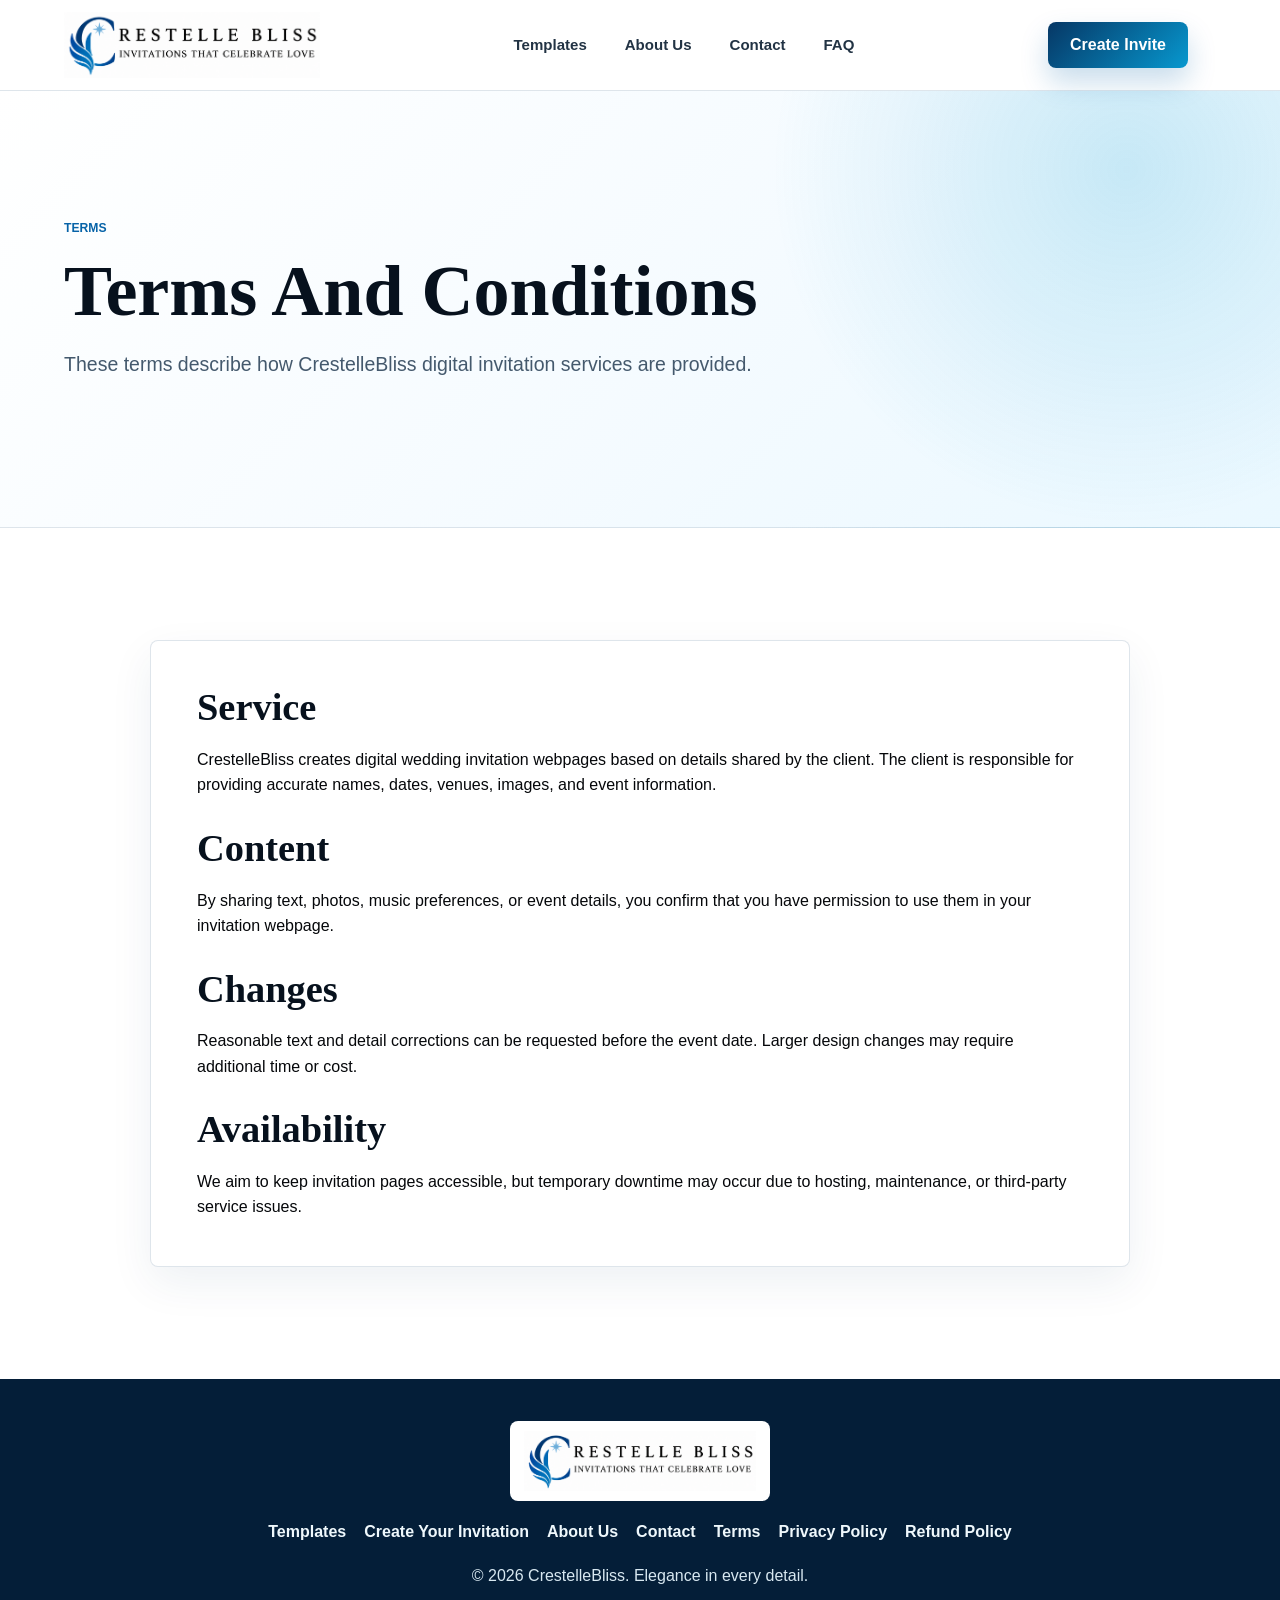
<file: terms.html>
<!DOCTYPE html>
<html lang="en">
<head>
  <meta charset="UTF-8">
  <meta name="viewport" content="width=device-width, initial-scale=1.0">
  <title>Terms | CrestelleBliss</title>
  <link rel="stylesheet" href="css/style.css">
</head>
<body>
  <header class="site-header">
    <a class="brand" href="index.html" aria-label="CrestelleBliss home"><img src="img/logo.png" alt="CrestelleBliss logo"></a>
    <nav class="nav-links" aria-label="Primary navigation"><a href="templates.html">Templates</a><a href="about.html">About Us</a><a href="contact.html">Contact</a><a href="index.html#faq">FAQ</a></nav>
    <a class="header-cta" href="create.html">Create Invite</a>
    <button class="menu-toggle" type="button" aria-label="Open navigation" aria-expanded="false"><span></span><span></span><span></span></button>
  </header>
  <main>
    <section class="page-hero"><p class="eyebrow">Terms</p><h1>Terms And Conditions</h1><p>These terms describe how CrestelleBliss digital invitation services are provided.</p></section>
    <section class="policy-content">
      <h2>Service</h2><p>CrestelleBliss creates digital wedding invitation webpages based on details shared by the client. The client is responsible for providing accurate names, dates, venues, images, and event information.</p>
      <h2>Content</h2><p>By sharing text, photos, music preferences, or event details, you confirm that you have permission to use them in your invitation webpage.</p>
      <h2>Changes</h2><p>Reasonable text and detail corrections can be requested before the event date. Larger design changes may require additional time or cost.</p>
      <h2>Availability</h2><p>We aim to keep invitation pages accessible, but temporary downtime may occur due to hosting, maintenance, or third-party service issues.</p>
    </section>
  </main>
  <footer class="site-footer"><img src="img/logo.png" alt="CrestelleBliss logo"><nav><a href="templates.html">Templates</a><a href="create.html">Create Your Invitation</a><a href="about.html">About Us</a><a href="contact.html">Contact</a><a href="terms.html">Terms</a><a href="privacy.html">Privacy Policy</a><a href="refund.html">Refund Policy</a></nav><p>© 2026 CrestelleBliss. Elegance in every detail.</p></footer>
  <script src="js/main.js"></script>
</body>
</html>
</file>
<file: css/style.css>
:root {
  --ink: #05070a;
  --muted: #667085;
  --navy: #063765;
  --blue: #0763a8;
  --cyan: #0798cf;
  --mist: #dff3fb;
  --ice: #f5fbff;
  --silver: #edf3f7;
  --white: #ffffff;
  --line: rgba(6, 55, 101, 0.13);
  --shadow: 0 22px 70px rgba(6, 55, 101, 0.16);
  --radius: 8px;
}

* {
  box-sizing: border-box;
}

html {
  scroll-behavior: smooth;
}

body {
  margin: 0;
  color: var(--ink);
  background: var(--white);
  font-family: "Inter", Arial, sans-serif;
  line-height: 1.6;
}

a {
  color: inherit;
  text-decoration: none;
}

img {
  display: block;
  max-width: 100%;
}

.site-header {
  position: sticky;
  top: 0;
  z-index: 20;
  display: grid;
  grid-template-columns: auto 1fr auto auto;
  align-items: center;
  gap: 28px;
  min-height: 82px;
  padding: 12px clamp(18px, 5vw, 72px);
  background: rgba(255, 255, 255, 0.9);
  border-bottom: 1px solid var(--line);
  backdrop-filter: blur(18px);
}

.brand img {
  width: clamp(172px, 20vw, 260px);
}

.nav-links {
  display: flex;
  justify-content: center;
  gap: clamp(18px, 3vw, 38px);
  color: #223344;
  font-size: 0.94rem;
  font-weight: 700;
}

.nav-links a {
  position: relative;
  padding: 10px 0;
}

.nav-links a::after {
  position: absolute;
  right: 0;
  bottom: 4px;
  left: 0;
  height: 2px;
  content: "";
  background: linear-gradient(90deg, var(--blue), var(--cyan));
  transform: scaleX(0);
  transform-origin: center;
  transition: transform 180ms ease;
}

.nav-links a:hover::after {
  transform: scaleX(1);
}

.header-cta,
.btn {
  display: inline-flex;
  align-items: center;
  justify-content: center;
  min-height: 46px;
  padding: 0 22px;
  border-radius: var(--radius);
  font-weight: 800;
  white-space: nowrap;
}

.header-cta,
.btn-primary {
  color: var(--white);
  background: linear-gradient(135deg, var(--navy), var(--cyan));
  box-shadow: 0 14px 28px rgba(7, 99, 168, 0.22);
}

.btn-secondary {
  color: var(--navy);
  background: var(--white);
  border: 1px solid rgba(6, 55, 101, 0.22);
}

.menu-toggle {
  display: none;
  width: 44px;
  height: 44px;
  padding: 0;
  background: var(--white);
  border: 1px solid var(--line);
  border-radius: var(--radius);
}

.menu-toggle span {
  display: block;
  width: 18px;
  height: 2px;
  margin: 4px auto;
  background: var(--navy);
}

.hero {
  position: relative;
  display: grid;
  grid-template-columns: minmax(0, 1.02fr) minmax(320px, 0.98fr);
  align-items: center;
  gap: clamp(32px, 6vw, 76px);
  min-height: calc(100vh - 82px);
  padding: clamp(48px, 7vw, 96px) clamp(18px, 5vw, 72px) clamp(36px, 5vw, 72px);
  overflow: hidden;
  background:
    radial-gradient(circle at 90% 12%, rgba(7, 152, 207, 0.16), transparent 34%),
    linear-gradient(135deg, #ffffff 0%, #f7fcff 48%, #eaf8ff 100%);
}

.hero::before {
  position: absolute;
  inset: auto -9vw -18vw auto;
  width: 40vw;
  min-width: 360px;
  aspect-ratio: 1;
  content: "";
  border: 38px solid rgba(6, 55, 101, 0.06);
  border-radius: 50%;
}

.eyebrow {
  margin: 0 0 14px;
  color: var(--blue);
  font-size: 0.76rem;
  font-weight: 900;
  letter-spacing: 0;
  text-transform: uppercase;
}

h1,
h2,
h3,
p {
  margin-top: 0;
}

h1,
h2 {
  color: #07111d;
  font-family: "Cinzel", Georgia, serif;
  line-height: 1.08;
}

h1 {
  max-width: 760px;
  margin-bottom: 22px;
  font-size: 72px;
}

h2 {
  margin-bottom: 18px;
  font-size: clamp(2rem, 4vw, 4.4rem);
}

h3 {
  margin-bottom: 10px;
  color: #0f2336;
  font-size: 1.08rem;
}

.hero-text {
  max-width: 660px;
  color: #34495c;
  font-size: clamp(1rem, 1.5vw, 1.24rem);
}

.hero-actions,
.trust-row {
  display: flex;
  flex-wrap: wrap;
  gap: 12px;
  align-items: center;
}

.hero-actions {
  margin-top: 30px;
}

.trust-row {
  margin-top: 26px;
  color: #4b6074;
  font-size: 0.92rem;
  font-weight: 700;
}

.trust-row span {
  position: relative;
  padding-left: 18px;
}

.trust-row span::before {
  position: absolute;
  top: 0.68em;
  left: 0;
  width: 7px;
  height: 7px;
  content: "";
  background: var(--cyan);
  border-radius: 50%;
}

.invite-preview {
  position: relative;
  z-index: 1;
  justify-self: center;
  width: min(100%, 520px);
}

.preview-shell {
  position: relative;
  display: grid;
  place-items: center;
  min-height: 590px;
  padding: 34px;
  overflow: hidden;
  background:
    linear-gradient(rgba(6, 55, 101, 0.58), rgba(6, 55, 101, 0.34)),
    linear-gradient(135deg, #09355f, #078cc4);
  border: 1px solid rgba(255, 255, 255, 0.38);
  border-radius: 8px;
  box-shadow: var(--shadow);
}

.preview-shell::before,
.preview-shell::after,
.template-art::before,
.template-art::after {
  position: absolute;
  content: "";
  border: 1px solid rgba(255, 255, 255, 0.34);
}

.preview-shell::before {
  inset: 18px;
}

.preview-shell::after {
  inset: 32px;
  border-color: rgba(223, 243, 251, 0.28);
}

.preview-door {
  position: absolute;
  inset: 0;
  width: 50%;
  background:
    linear-gradient(135deg, rgba(255, 255, 255, 0.13), transparent),
    repeating-linear-gradient(90deg, rgba(255, 255, 255, 0.08) 0 1px, transparent 1px 68px);
  transition: transform 600ms ease;
}

.left-door {
  left: 0;
  transform-origin: left center;
}

.right-door {
  right: 0;
  left: auto;
  transform-origin: right center;
}

.preview-shell:hover .left-door {
  transform: perspective(900px) rotateY(-18deg);
}

.preview-shell:hover .right-door {
  transform: perspective(900px) rotateY(18deg);
}

.preview-card {
  position: relative;
  z-index: 2;
  width: min(100%, 330px);
  padding: 42px 28px;
  text-align: center;
  background: rgba(255, 255, 255, 0.94);
  border: 1px solid rgba(255, 255, 255, 0.74);
  border-radius: 8px;
  box-shadow: 0 24px 64px rgba(4, 32, 59, 0.25);
}

.preview-card p {
  margin-bottom: 12px;
  color: var(--blue);
  font-size: 0.72rem;
  font-weight: 900;
  letter-spacing: 0;
  text-transform: uppercase;
}

.preview-card h2 {
  margin-bottom: 10px;
  font-size: 2.25rem;
}

.preview-card span {
  color: #526577;
  font-weight: 700;
}

.preview-line {
  width: 120px;
  height: 1px;
  margin: 24px auto;
  background: linear-gradient(90deg, transparent, var(--cyan), transparent);
}

.preview-card button {
  min-height: 42px;
  padding: 0 18px;
  color: var(--white);
  font-weight: 800;
  background: var(--navy);
  border: 0;
  border-radius: var(--radius);
}

.countdown {
  display: grid;
  grid-template-columns: repeat(3, 1fr);
  gap: 10px;
  width: calc(100% - 48px);
  margin: -46px auto 0;
}

.countdown div {
  position: relative;
  z-index: 4;
  padding: 18px 10px;
  text-align: center;
  background: var(--white);
  border: 1px solid var(--line);
  border-radius: 8px;
  box-shadow: 0 16px 40px rgba(6, 55, 101, 0.12);
}

.countdown strong,
.countdown span {
  display: block;
}

.countdown strong {
  color: var(--navy);
  font-family: "Cinzel", Georgia, serif;
  font-size: 1.65rem;
  line-height: 1;
}

.countdown span {
  margin-top: 5px;
  color: var(--muted);
  font-size: 0.78rem;
  font-weight: 800;
}

.section,
.feature-grid,
.comparison,
.testimonials,
.cta-section {
  padding: 70px;
}

.section-heading {
  max-width: 820px;
}

.intro-section {
  display: grid;
  grid-template-columns: minmax(0, 0.95fr) minmax(280px, 0.75fr);
  gap: 40px;
  align-items: center;
  background: var(--white);
}

.lead {
  color: #44596d;
  font-size: clamp(1rem, 1.5vw, 1.22rem);
}

.feature-grid {
  display: grid;
  grid-template-columns: repeat(3, minmax(0, 1fr));
  gap: 18px;
  background: #f7fbfe;
  border-block: 1px solid var(--line);
}

.feature-card,
.template-card,
.steps article,
.testimonials article {
  background: var(--white);
  border: 1px solid var(--line);
  border-radius: 8px;
  box-shadow: 0 16px 44px rgba(6, 55, 101, 0.07);
}

.feature-card {
  min-height: 224px;
  padding: 28px;
}

.feature-icon {
  display: inline-grid;
  place-items: center;
  width: 48px;
  height: 48px;
  margin-bottom: 24px;
  color: var(--white);
  font-weight: 900;
  background: linear-gradient(135deg, var(--navy), var(--cyan));
  border-radius: 8px;
}

.feature-card p,
.template-card p,
.steps p,
.testimonials p,
.cta-section p,
.faq-item p {
  color: #5b6f82;
}

.templates-section {
  background: var(--white);
}

.template-grid {
  display: grid;
  grid-template-columns: repeat(4, minmax(0, 1fr));
  gap: 18px;
  margin-top: 34px;
}

.template-card {
  overflow: hidden;
}

.template-art {
  position: relative;
  min-height: 250px;
  overflow: hidden;
}

.template-art::before {
  inset: 14px;
}

.template-art::after {
  inset: 34px;
  border-radius: 50%;
}

.template-navy .template-art {
  background: linear-gradient(135deg, #031d37, #0763a8);
}

.template-royal .template-art {
  background: linear-gradient(135deg, #f9fcfe, #b5d9e8 48%, #063765);
}

.template-minimal .template-art {
  background: linear-gradient(135deg, #ffffff 0%, #eef8fc 60%, #0798cf 100%);
}

.template-bliss .template-art {
  background: radial-gradient(circle at 25% 24%, #ffffff 0 10%, transparent 11%), linear-gradient(135deg, #dff3fb, #0763a8);
}

.template-crystal .template-art {
  background: radial-gradient(circle at 72% 26%, rgba(255, 255, 255, 0.9) 0 12%, transparent 13%), linear-gradient(135deg, #ffffff, #dff3fb 42%, #0798cf);
}

.template-classic .template-art {
  background: linear-gradient(135deg, #05070a 0%, #ffffff 50%, #0763a8 100%);
}

.template-card h3,
.template-card p {
  padding-inline: 22px;
}

.template-card h3 {
  padding-top: 22px;
}

.template-card p {
  min-height: 92px;
  margin-bottom: 0;
  padding-bottom: 24px;
}

.center-link {
  display: table;
  margin: 32px auto 0;
  color: var(--blue);
  font-weight: 900;
}

.template-grid-large {
  grid-template-columns: repeat(3, minmax(0, 1fr));
}

.template-action {
  display: inline-flex;
  align-items: center;
  min-height: 42px;
  margin: 0 22px 24px;
  padding: 0 18px;
  color: var(--white);
  font-weight: 900;
  background: var(--navy);
  border-radius: 8px;
}

.process-section {
  background:
    linear-gradient(rgba(6, 55, 101, 0.88), rgba(6, 55, 101, 0.92)),
    radial-gradient(circle at top right, rgba(7, 152, 207, 0.75), transparent 34%),
    #063765;
}

.process-section .eyebrow,
.process-section h2,
.process-section h3 {
  color: var(--white);
}

.steps {
  display: grid;
  grid-template-columns: repeat(4, minmax(0, 1fr));
  gap: 16px;
  margin-top: 34px;
}

.steps article {
  min-height: 240px;
  padding: 26px;
  background: rgba(255, 255, 255, 0.08);
  border-color: rgba(255, 255, 255, 0.16);
  box-shadow: none;
}

.steps span {
  display: grid;
  place-items: center;
  width: 46px;
  height: 46px;
  margin-bottom: 28px;
  color: var(--navy);
  font-weight: 900;
  background: var(--white);
  border-radius: 50%;
}

.steps p {
  color: #d2e8f2;
}

.comparison {
  display: grid;
  grid-template-columns: minmax(0, 0.75fr) minmax(320px, 1fr);
  gap: 40px;
  align-items: start;
  background: var(--ice);
}

.comparison-table {
  overflow: hidden;
  background: var(--white);
  border: 1px solid var(--line);
  border-radius: 8px;
  box-shadow: var(--shadow);
}

.comparison-table div {
  display: grid;
  grid-template-columns: 0.7fr 1fr 1fr;
  gap: 16px;
  padding: 22px;
  border-bottom: 1px solid var(--line);
}

.comparison-table div:last-child {
  border-bottom: 0;
}

.comparison-table span {
  color: var(--ink);
  font-weight: 900;
}

.comparison-table strong {
  color: var(--blue);
}

.comparison-table em {
  color: #7a8794;
  font-style: normal;
}

.experience-section {
  background:
    radial-gradient(circle at 88% 10%, rgba(7, 152, 207, 0.14), transparent 30%),
    linear-gradient(180deg, #ffffff 0%, #f5fbff 100%);
}

.experience-heading {
  max-width: 820px;
  margin: 0 auto;
  text-align: center;
}

.experience-heading h2 {
  margin-bottom: 12px;
  font-size: clamp(2.2rem, 4vw, 3.8rem);
}

.experience-heading p:not(.eyebrow) {
  color: #5b6f82;
  font-size: 1.08rem;
}

.experience-heading::after {
  display: block;
  width: 90px;
  height: 1px;
  margin: 18px auto 0;
  content: "";
  background: linear-gradient(90deg, transparent, var(--cyan), transparent);
}

.experience-plans {
  display: grid;
  grid-template-columns: repeat(2, minmax(0, 1fr));
  gap: clamp(22px, 4vw, 34px);
  max-width: 1180px;
  margin: 48px auto 0;
}

.experience-card {
  display: flex;
  flex-direction: column;
  min-height: 650px;
  padding: clamp(26px, 4vw, 42px);
  border: 1px solid rgba(6, 55, 101, 0.14);
  border-radius: 8px;
  box-shadow: 0 22px 62px rgba(6, 55, 101, 0.12);
}

.experience-classic {
  background:
    radial-gradient(circle at 92% 10%, rgba(7, 152, 207, 0.12), transparent 34%),
    linear-gradient(135deg, #ffffff 0%, #fbfdff 58%, #edf8fd 100%);
}

.experience-royal {
  color: #f4fbff;
  background:
    radial-gradient(circle at 86% 8%, rgba(7, 152, 207, 0.34), transparent 34%),
    linear-gradient(135deg, #041e38 0%, #063765 54%, #07558c 100%);
  border-color: rgba(7, 152, 207, 0.42);
  box-shadow: 0 24px 68px rgba(6, 55, 101, 0.24), 0 0 0 3px rgba(7, 152, 207, 0.08);
}

.plan-title-row {
  display: flex;
  gap: 16px;
  align-items: center;
  justify-content: space-between;
}

.plan-title-row p,
.royal-label {
  margin-bottom: 10px;
  color: var(--blue);
  font-family: "Cinzel", Georgia, serif;
  font-weight: 600;
}

.experience-royal .royal-label {
  color: #bcecff;
}

.plan-title-row span,
.royal-badge strong {
  display: inline-flex;
  align-items: center;
  min-height: 25px;
  padding: 0 14px;
  color: var(--blue);
  font-size: 0.68rem;
  font-weight: 900;
  text-transform: uppercase;
  background: rgba(7, 152, 207, 0.1);
  border: 1px solid rgba(7, 152, 207, 0.2);
  border-radius: 999px;
}

.experience-card h3 {
  margin-bottom: 6px;
  color: #1d2a3a;
  font-family: "Cinzel", Georgia, serif;
  font-size: clamp(1.45rem, 2.6vw, 2rem);
}

.experience-royal h3,
.experience-royal .plan-copy,
.experience-royal .plan-price span {
  color: #e1f4fb;
}

.plan-copy {
  margin-bottom: 28px;
  color: #617184;
}

.plan-price {
  display: grid;
  gap: 2px;
  margin-bottom: 28px;
}

.plan-price strong {
  color: var(--blue);
  font-family: "Cinzel", Georgia, serif;
  font-size: clamp(2.7rem, 5vw, 4rem);
  line-height: 0.95;
}

.experience-royal .plan-price strong {
  color: #7ee0ff;
}

.plan-price span {
  color: #718195;
  font-size: 0.85rem;
  font-weight: 800;
}

.plan-kicker {
  margin-bottom: 12px;
  color: #bcecff;
  font-size: 0.78rem;
  font-weight: 900;
  text-transform: uppercase;
}

.experience-card ul {
  display: grid;
  gap: 12px;
  margin: 0 0 34px;
  padding: 0;
  list-style: none;
}

.experience-card li {
  position: relative;
  padding-left: 24px;
  color: #3f4b59;
  font-weight: 600;
}

.experience-card li::before {
  position: absolute;
  top: 0;
  left: 0;
  color: var(--cyan);
  content: "\2713";
  font-weight: 900;
}

.experience-royal li {
  color: #f4fbff;
}

.experience-royal li::before {
  color: #7ee0ff;
  content: "\2713";
}

.royal-badge {
  display: flex;
  gap: 10px;
  align-items: center;
  margin-bottom: 18px;
}

.royal-badge>span {
  display: inline-grid;
  place-items: center;
  width: 24px;
  height: 24px;
  color: #7ee0ff;
  font-family: "Cinzel", Georgia, serif;
  font-weight: 900;
  border: 1px solid rgba(126, 224, 255, 0.44);
  border-radius: 50%;
}

.royal-badge strong {
  color: #052844;
  background: linear-gradient(135deg, #dff3fb, #7ee0ff);
  border: 0;
}

.plan-action {
  display: inline-flex;
  align-items: center;
  justify-content: center;
  gap: 14px;
  width: 100%;
  min-height: 48px;
  margin-top: auto;
  color: var(--white);
  font-weight: 900;
  background: linear-gradient(135deg, var(--navy), var(--cyan));
  border-radius: 8px;
}

.experience-royal .plan-action {
  color: var(--navy);
  background: linear-gradient(135deg, #ffffff, #bcecff);
}

.faq-section {
  background: var(--white);
}

.faq-heading {
  text-align: center;
}

.faq-list {
  display: grid;
  gap: 12px;
  /* max-width: 980px; */
  margin-top: 28px;
}

.faq-item {
  border: 1px solid var(--line);
  border-radius: 8px;
}

.faq-item button {
  width: 100%;
  padding: 22px 54px 22px 22px;
  color: #0d2235;
  font: inherit;
  font-weight: 900;
  text-align: left;
  background: transparent;
  border: 0;
  cursor: pointer;
}

.faq-item button::after {
  float: right;
  margin-right: -32px;
  color: var(--blue);
  content: "+";
  font-size: 1.45rem;
  line-height: 1;
}

.faq-item.open button::after {
  content: "-";
}

.faq-item p {
  display: none;
  max-width: 820px;
  margin: -8px 22px 22px;
}

.faq-item.open p {
  display: block;
}

.testimonials {
  display: grid;
  grid-template-columns: repeat(3, minmax(0, 1fr));
  gap: 18px;
  background: #f7fbfe;
  border-block: 1px solid var(--line);
}

.testimonials article {
  padding: 28px;
}

.testimonials p {
  font-size: 1.04rem;
}

.testimonials span {
  color: var(--navy);
  font-weight: 900;
}

.cta-section {
  text-align: center;
  background:
    radial-gradient(circle at top, rgba(7, 152, 207, 0.18), transparent 34%),
    linear-gradient(180deg, #ffffff 0%, #eaf8ff 100%);
}

.cta-section h2,
.cta-section p {
  max-width: 760px;
  margin-inline: auto;
}

.cta-section .btn {
  margin-top: 16px;
}

.site-footer {
  display: grid;
  gap: 18px;
  justify-items: center;
  padding: 42px 18px;
  color: #d8e8f1;
  text-align: center;
  background: #041e38;
}

.site-footer img {
  width: min(260px, 72vw);
  padding: 10px 14px;
  background: var(--white);
  border-radius: 8px;
}

.site-footer nav {
  display: flex;
  flex-wrap: wrap;
  justify-content: center;
  gap: 18px;
}

.site-footer a {
  color: #eff8fc;
  font-weight: 800;
}

.site-footer p {
  margin-bottom: 0;
}

.page-hero {
  padding: clamp(72px, 10vw, 132px) clamp(18px, 5vw, 72px);
  background:
    radial-gradient(circle at 88% 18%, rgba(7, 152, 207, 0.18), transparent 30%),
    linear-gradient(135deg, #ffffff 0%, #f5fbff 54%, #eaf8ff 100%);
  border-bottom: 1px solid var(--line);
}

.page-hero h1,
.page-hero p {
  max-width: 860px;
}

.page-hero h1 {
  margin-bottom: 18px;
  /* font-size: clamp(2.65rem, 6vw, 6rem); */
}

.page-hero>p:not(.eyebrow) {
  color: #44596d;
  font-size: clamp(1rem, 1.6vw, 1.22rem);
}

.form-section,
.contact-layout,
.content-split,
.policy-content {
  padding: clamp(64px, 9vw, 112px) clamp(18px, 5vw, 72px);
}

.form-section {
  background: #f7fbfe;
}

.page-form,
.contact-panel,
.policy-content,
.rich-copy {
  background: var(--white);
  border: 1px solid var(--line);
  border-radius: 8px;
  box-shadow: 0 16px 44px rgba(6, 55, 101, 0.07);
}

.page-form {
  max-width: 980px;
  margin: 0 auto;
  padding: clamp(22px, 4vw, 42px);
}

.form-grid {
  display: grid;
  grid-template-columns: repeat(2, minmax(0, 1fr));
  gap: 18px;
}

.page-form label {
  display: grid;
  gap: 8px;
  margin-bottom: 18px;
  color: #152d42;
  font-weight: 900;
}

.page-form input,
.page-form select,
.page-form textarea {
  width: 100%;
  min-height: 48px;
  padding: 12px 14px;
  color: var(--ink);
  font: inherit;
  background: #fbfdff;
  border: 1px solid rgba(6, 55, 101, 0.18);
  border-radius: 8px;
  outline: 0;
}

.page-form textarea {
  resize: vertical;
}

.page-form input:focus,
.page-form select:focus,
.page-form textarea:focus {
  border-color: var(--cyan);
  box-shadow: 0 0 0 4px rgba(7, 152, 207, 0.12);
}

.form-message {
  min-height: 28px;
  margin: 18px 0 0;
  color: var(--blue);
  font-weight: 900;
}

.contact-layout {
  display: grid;
  grid-template-columns: minmax(280px, 0.62fr) minmax(0, 1fr);
  gap: 24px;
  background: #f7fbfe;
}

.contact-panel,
.rich-copy {
  padding: clamp(24px, 4vw, 42px);
}

.contact-panel h2 {
  font-size: clamp(2rem, 3.5vw, 3.2rem);
}

.content-split {
  display: grid;
  grid-template-columns: minmax(0, 0.75fr) minmax(320px, 1fr);
  gap: 30px;
  align-items: start;
}

.rich-copy p:last-child,
.policy-content p:last-child {
  margin-bottom: 0;
}

.policy-content {
  max-width: 980px;
  margin: clamp(64px, 9vw, 112px) auto;
  padding: clamp(24px, 4vw, 46px);
}

.policy-content h2 {
  margin-top: 30px;
  font-size: clamp(1.6rem, 3vw, 2.6rem);
}

.policy-content h2:first-child {
  margin-top: 0;
}

@media (max-width: 1040px) {
  .site-header {
    grid-template-columns: auto 1fr auto;
  }

  .nav-links {
    position: absolute;
    top: 100%;
    right: 18px;
    left: 18px;
    display: none;
    flex-direction: column;
    gap: 0;
    padding: 14px;
    background: var(--white);
    border: 1px solid var(--line);
    border-radius: 8px;
    box-shadow: var(--shadow);
  }

  .site-header.nav-open .nav-links {
    display: flex;
  }

  .menu-toggle {
    display: block;
  }

  .hero,
  .intro-section,
  .comparison,
  .experience-plans {
    grid-template-columns: 1fr;
  }

  .feature-grid,
  .template-grid,
  .template-grid-large,
  .steps,
  .testimonials {
    grid-template-columns: repeat(2, minmax(0, 1fr));
  }

  .contact-layout,
  .content-split {
    grid-template-columns: 1fr;
  }
}

@media (max-width: 720px) {
  .site-header {
    gap: 12px;
    min-height: 72px;
  }

  .brand img {
    width: 164px;
  }

  .header-cta {
    display: none;
  }

  .hero {
    min-height: auto;
    padding-top: 42px;
  }

  h1 {
    font-size: 2.72rem;
  }

  .hero-actions .btn {
    width: 100%;
  }

  .preview-shell {
    min-height: 500px;
    padding: 24px;
  }

  .countdown {
    width: calc(100% - 18px);
  }

  .feature-grid,
  .template-grid,
  .template-grid-large,
  .steps,
  .testimonials {
    grid-template-columns: 1fr;
  }

  .form-grid {
    grid-template-columns: 1fr;
  }

  .comparison-table div {
    grid-template-columns: 1fr;
    gap: 4px;
  }

  .experience-card {
    min-height: auto;
  }

  .plan-title-row,
  .royal-badge {
    align-items: flex-start;
    flex-direction: column;
  }

  .plan-title-row span,
  .royal-badge strong {
    max-width: 100%;
  }
}
</file>
